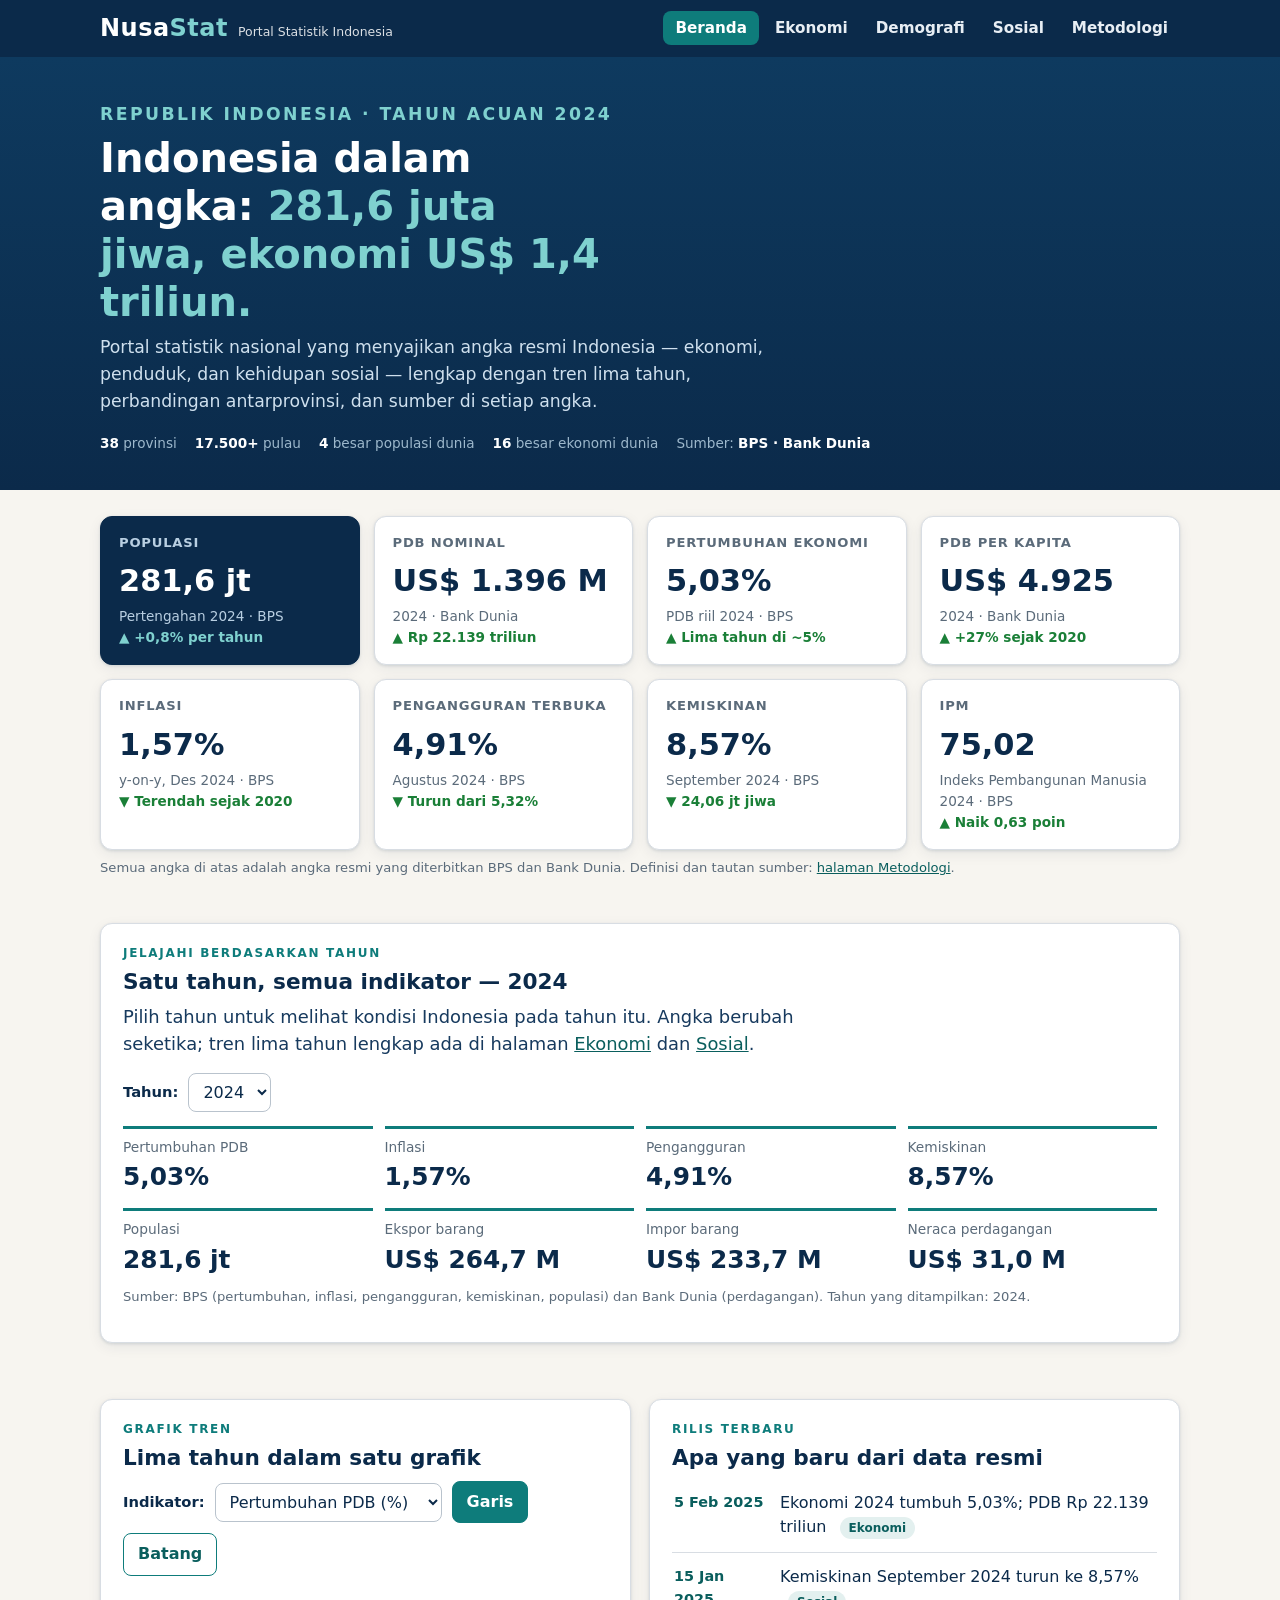
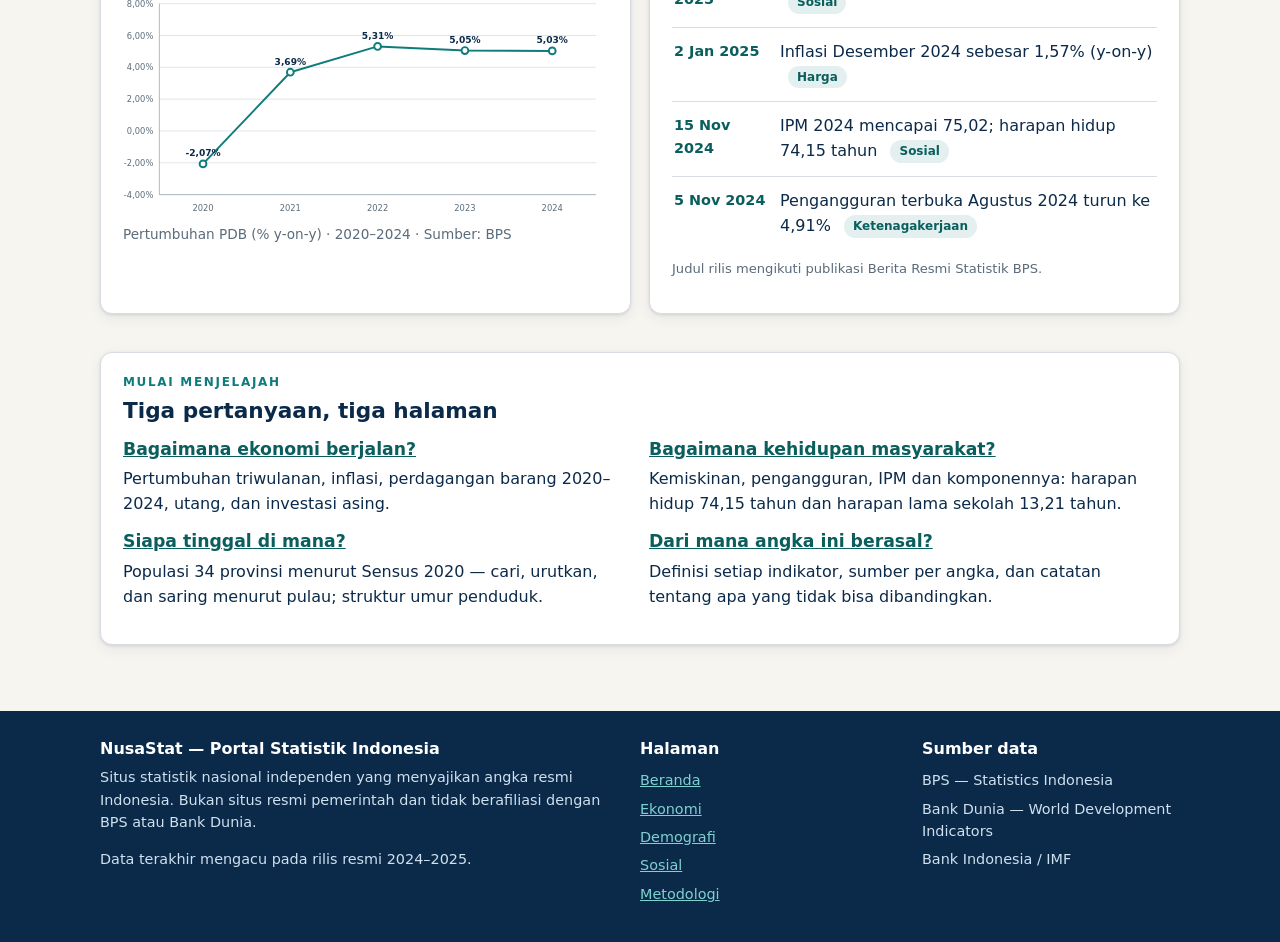
<file: app/index.html>
<!DOCTYPE html>
<html lang="id">
<head>
<meta charset="utf-8">
<meta name="viewport" content="width=device-width, initial-scale=1">
<title>NusaStat — Statistik Indonesia 2024 | Beranda</title>
<meta name="description" content="NusaStat: angka-angka resmi Indonesia — populasi, PDB, inflasi, pengangguran, kemiskinan, perdagangan, dan 34 provinsi. Sumber: BPS dan Bank Dunia.">
<link rel="icon" href="favicon.svg" type="image/svg+xml">
<link rel="stylesheet" href="style.css">
</head>
<body>
<a class="skip" href="#main">Lewati ke konten utama</a>
<header class="topbar">
  <div class="wrap">
    <a class="brand" href="index.html"><b>Nusa<span>Stat</span></b><small>Portal Statistik Indonesia</small></a>
    <button id="nav-toggle" aria-expanded="false" aria-controls="site-nav" aria-label="Buka menu">☰ Menu</button>
    <nav id="site-nav" aria-label="Navigasi utama">
      <ul>
        <li><a href="index.html" aria-current="page">Beranda</a></li>
        <li><a href="ekonomi.html">Ekonomi</a></li>
        <li><a href="demografi.html">Demografi</a></li>
        <li><a href="sosial.html">Sosial</a></li>
        <li><a href="metodologi.html">Metodologi</a></li>
      </ul>
    </nav>
  </div>
</header>

<section class="hero">
  <div class="wrap">
    <p class="eyebrow" style="color:#7fd1cf">Republik Indonesia · Tahun acuan 2024</p>
    <h1>Indonesia dalam angka: <em>281,6 juta jiwa, ekonomi US$ 1,4 triliun.</em></h1>
    <p>Portal statistik nasional yang menyajikan angka resmi Indonesia — ekonomi, penduduk, dan kehidupan sosial — lengkap dengan tren lima tahun, perbandingan antarprovinsi, dan sumber di setiap angka.</p>
    <div class="meta">
      <span><b>38</b> provinsi</span>
      <span><b>17.500+</b> pulau</span>
      <span><b>4</b> besar populasi dunia</span>
      <span><b>16</b> besar ekonomi dunia</span>
      <span>Sumber: <b>BPS · Bank Dunia</b></span>
    </div>
  </div>
</section>

<main id="main" class="wrap">
  <div class="kpis" role="list" aria-label="Indikator kunci 2024">
    <div class="kpi accent" role="listitem"><div class="k-label">Populasi</div><div class="k-value">281,6 jt</div><div class="k-note">Pertengahan 2024 · BPS</div><div class="k-delta">▲ +0,8% per tahun</div></div>
    <div class="kpi" role="listitem"><div class="k-label">PDB nominal</div><div class="k-value">US$ 1.396 M</div><div class="k-note">2024 · Bank Dunia</div><div class="k-delta">▲ Rp 22.139 triliun</div></div>
    <div class="kpi" role="listitem"><div class="k-label">Pertumbuhan ekonomi</div><div class="k-value">5,03%</div><div class="k-note">PDB riil 2024 · BPS</div><div class="k-delta">▲ Lima tahun di ~5%</div></div>
    <div class="kpi" role="listitem"><div class="k-label">PDB per kapita</div><div class="k-value">US$ 4.925</div><div class="k-note">2024 · Bank Dunia</div><div class="k-delta">▲ +27% sejak 2020</div></div>
    <div class="kpi" role="listitem"><div class="k-label">Inflasi</div><div class="k-value">1,57%</div><div class="k-note">y-on-y, Des 2024 · BPS</div><div class="k-delta">▼ Terendah sejak 2020</div></div>
    <div class="kpi" role="listitem"><div class="k-label">Pengangguran terbuka</div><div class="k-value">4,91%</div><div class="k-note">Agustus 2024 · BPS</div><div class="k-delta">▼ Turun dari 5,32%</div></div>
    <div class="kpi" role="listitem"><div class="k-label">Kemiskinan</div><div class="k-value">8,57%</div><div class="k-note">September 2024 · BPS</div><div class="k-delta">▼ 24,06 jt jiwa</div></div>
    <div class="kpi" role="listitem"><div class="k-label">IPM</div><div class="k-value">75,02</div><div class="k-note">Indeks Pembangunan Manusia 2024 · BPS</div><div class="k-delta">▲ Naik 0,63 poin</div></div>
  </div>
  <p class="source">Semua angka di atas adalah angka resmi yang diterbitkan BPS dan Bank Dunia. Definisi dan tautan sumber: <a href="metodologi.html">halaman Metodologi</a>.</p>

  <section class="block" aria-labelledby="jelajah">
    <div class="card">
      <p class="eyebrow">Jelajahi berdasarkan tahun</p>
      <h2 id="jelajah">Satu tahun, semua indikator — <span class="year-label">2024</span></h2>
      <p class="lede">Pilih tahun untuk melihat kondisi Indonesia pada tahun itu. Angka berubah seketika; tren lima tahun lengkap ada di halaman <a href="ekonomi.html">Ekonomi</a> dan <a href="sosial.html">Sosial</a>.</p>
      <div class="controls">
        <label for="year-select">Tahun:</label>
        <select id="year-select" aria-label="Pilih tahun"></select>
      </div>
      <div class="explorer">
        <div class="cell"><div class="l">Pertumbuhan PDB</div><div class="v" id="yr-gdp">—</div></div>
        <div class="cell"><div class="l">Inflasi</div><div class="v" id="yr-inflation">—</div></div>
        <div class="cell"><div class="l">Pengangguran</div><div class="v" id="yr-unemp">—</div></div>
        <div class="cell"><div class="l">Kemiskinan</div><div class="v" id="yr-poverty">—</div></div>
        <div class="cell"><div class="l">Populasi</div><div class="v" id="yr-pop">—</div></div>
        <div class="cell"><div class="l">Ekspor barang</div><div class="v" id="yr-exports">—</div></div>
        <div class="cell"><div class="l">Impor barang</div><div class="v" id="yr-imports">—</div></div>
        <div class="cell"><div class="l">Neraca perdagangan</div><div class="v" id="yr-balance">—</div></div>
      </div>
      <p class="source">Sumber: BPS (pertumbuhan, inflasi, pengangguran, kemiskinan, populasi) dan Bank Dunia (perdagangan). Tahun yang ditampilkan: <span class="year-label">2024</span>.</p>
    </div>
  </section>

  <section class="block" aria-labelledby="tren">
    <div class="grid2">
      <div class="card" data-trend-host="home-trend">
        <p class="eyebrow">Grafik tren</p>
        <h2 id="tren">Lima tahun dalam satu grafik</h2>
        <div class="controls">
          <label for="metric-home">Indikator:</label>
          <select id="metric-home" data-metric-for="home-trend">
            <option value="gdpGrowth" selected>Pertumbuhan PDB (%)</option>
            <option value="inflation">Inflasi (%)</option>
            <option value="unemployment">Pengangguran (%)</option>
            <option value="poverty">Kemiskinan (%)</option>
            <option value="population">Populasi (juta jiwa)</option>
            <option value="exports">Ekspor barang (US$ M)</option>
          </select>
          <button class="btn active" data-kind-for="home-trend" data-kind="line">Garis</button>
          <button class="btn" data-kind-for="home-trend" data-kind="bar">Batang</button>
        </div>
        <div class="chart-box" id="home-trend"></div>
        <p class="caption" id="home-trend-cap"></p>
      </div>
      <div class="card">
        <p class="eyebrow">Rilis terbaru</p>
        <h2>Apa yang baru dari data resmi</h2>
        <ul class="release-list">
          <li><span class="d">5 Feb 2025</span><span>Ekonomi 2024 tumbuh 5,03%; PDB Rp 22.139 triliun <span class="tag">Ekonomi</span></span></li>
          <li><span class="d">15 Jan 2025</span><span>Kemiskinan September 2024 turun ke 8,57% <span class="tag">Sosial</span></span></li>
          <li><span class="d">2 Jan 2025</span><span>Inflasi Desember 2024 sebesar 1,57% (y-on-y) <span class="tag">Harga</span></span></li>
          <li><span class="d">15 Nov 2024</span><span>IPM 2024 mencapai 75,02; harapan hidup 74,15 tahun <span class="tag">Sosial</span></span></li>
          <li><span class="d">5 Nov 2024</span><span>Pengangguran terbuka Agustus 2024 turun ke 4,91% <span class="tag">Ketenagakerjaan</span></span></li>
        </ul>
        <p class="source">Judul rilis mengikuti publikasi Berita Resmi Statistik BPS.</p>
      </div>
    </div>
  </section>

  <section class="block" aria-labelledby="jelajah2">
    <div class="card">
      <p class="eyebrow">Mulai menjelajah</p>
      <h2 id="jelajah2">Tiga pertanyaan, tiga halaman</h2>
      <div class="grid2">
        <div>
          <h3><a href="ekonomi.html">Bagaimana ekonomi berjalan?</a></h3>
          <p>Pertumbuhan triwulanan, inflasi, perdagangan barang 2020–2024, utang, dan investasi asing.</p>
          <h3><a href="demografi.html">Siapa tinggal di mana?</a></h3>
          <p>Populasi 34 provinsi menurut Sensus 2020 — cari, urutkan, dan saring menurut pulau; struktur umur penduduk.</p>
        </div>
        <div>
          <h3><a href="sosial.html">Bagaimana kehidupan masyarakat?</a></h3>
          <p>Kemiskinan, pengangguran, IPM dan komponennya: harapan hidup 74,15 tahun dan harapan lama sekolah 13,21 tahun.</p>
          <h3><a href="metodologi.html">Dari mana angka ini berasal?</a></h3>
          <p>Definisi setiap indikator, sumber per angka, dan catatan tentang apa yang tidak bisa dibandingkan.</p>
        </div>
      </div>
    </div>
  </section>
</main>

<footer class="site">
  <div class="wrap cols">
    <div>
      <h3>NusaStat — Portal Statistik Indonesia</h3>
      <p>Situs statistik nasional independen yang menyajikan angka resmi Indonesia. Bukan situs resmi pemerintah dan tidak berafiliasi dengan BPS atau Bank Dunia.</p>
      <p>Data terakhir mengacu pada rilis resmi 2024–2025.</p>
    </div>
    <div>
      <h3>Halaman</h3>
      <ul>
        <li><a href="index.html">Beranda</a></li>
        <li><a href="ekonomi.html">Ekonomi</a></li>
        <li><a href="demografi.html">Demografi</a></li>
        <li><a href="sosial.html">Sosial</a></li>
        <li><a href="metodologi.html">Metodologi</a></li>
      </ul>
    </div>
    <div>
      <h3>Sumber data</h3>
      <ul>
        <li>BPS — Statistics Indonesia</li>
        <li>Bank Dunia — World Development Indicators</li>
        <li>Bank Indonesia / IMF</li>
      </ul>
    </div>
  </div>
</footer>
<script type="module" src="main.js"></script>
</body>
</html>
</file>
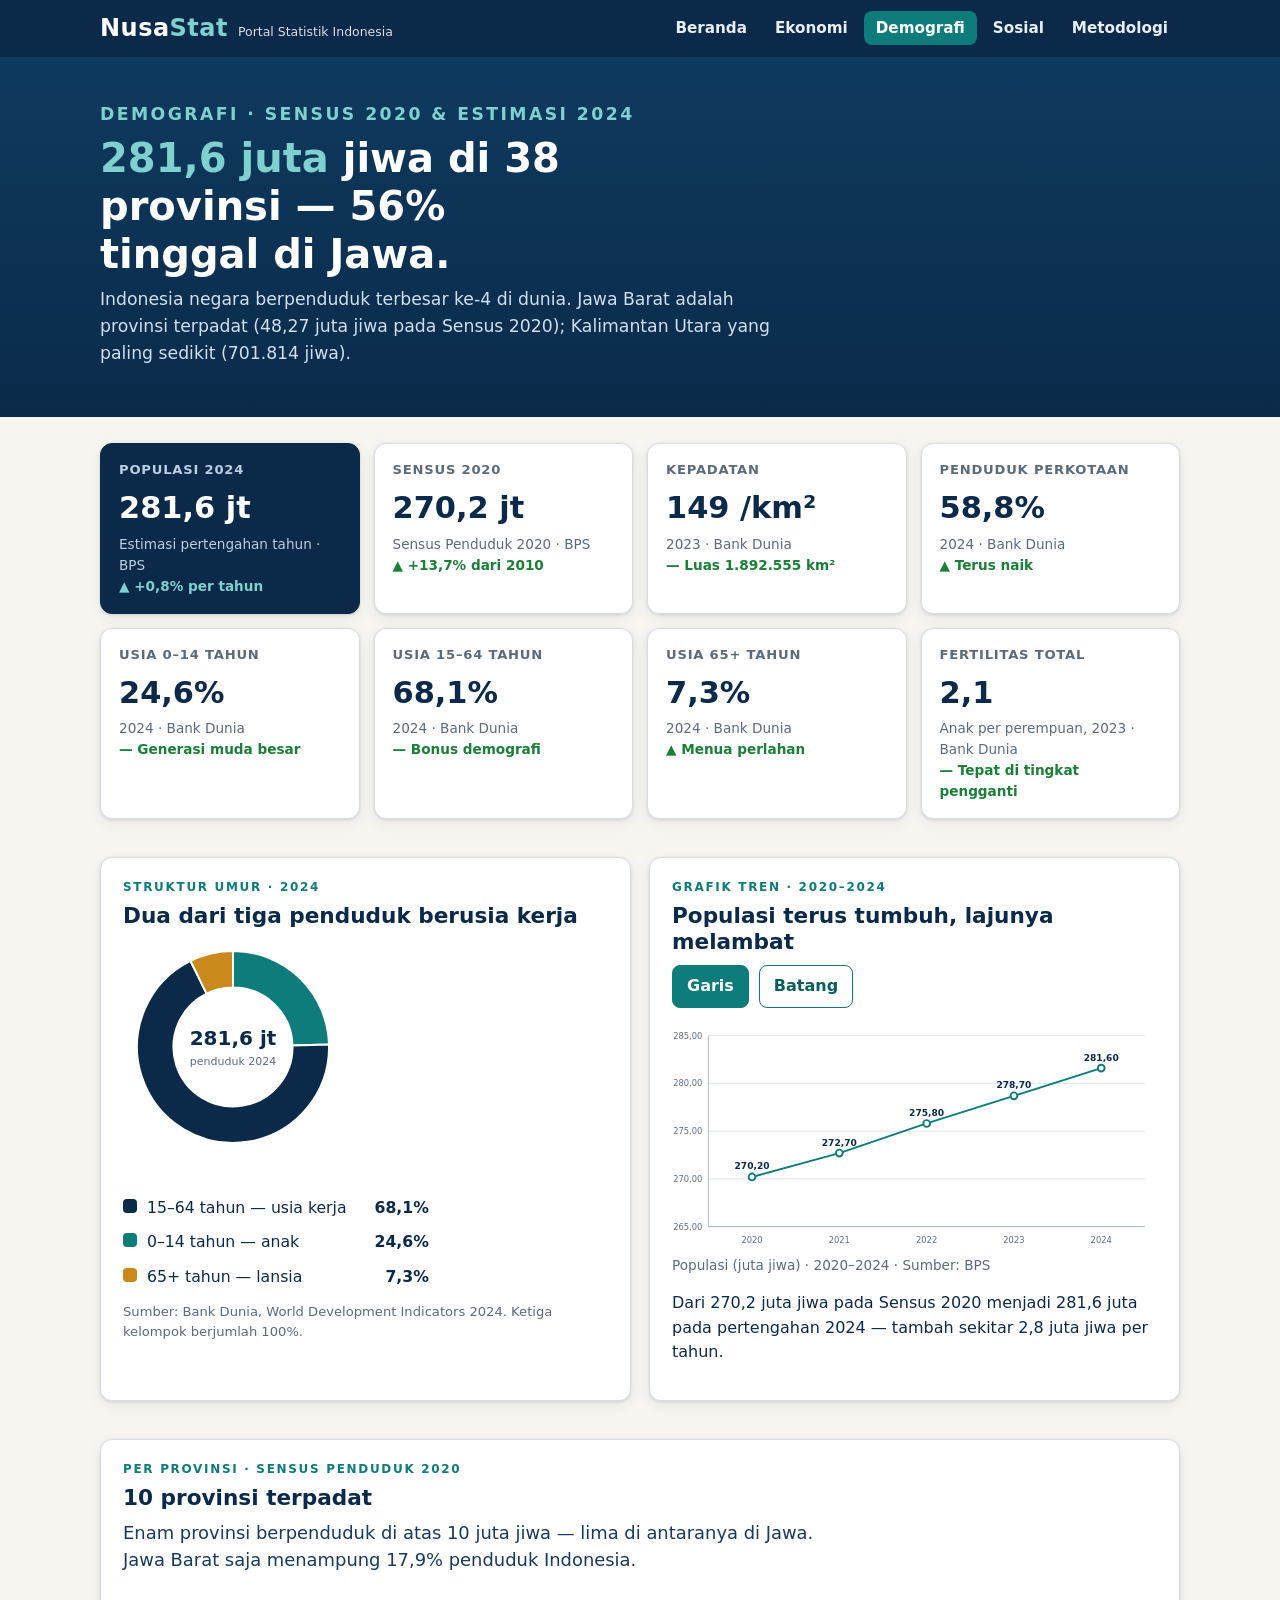
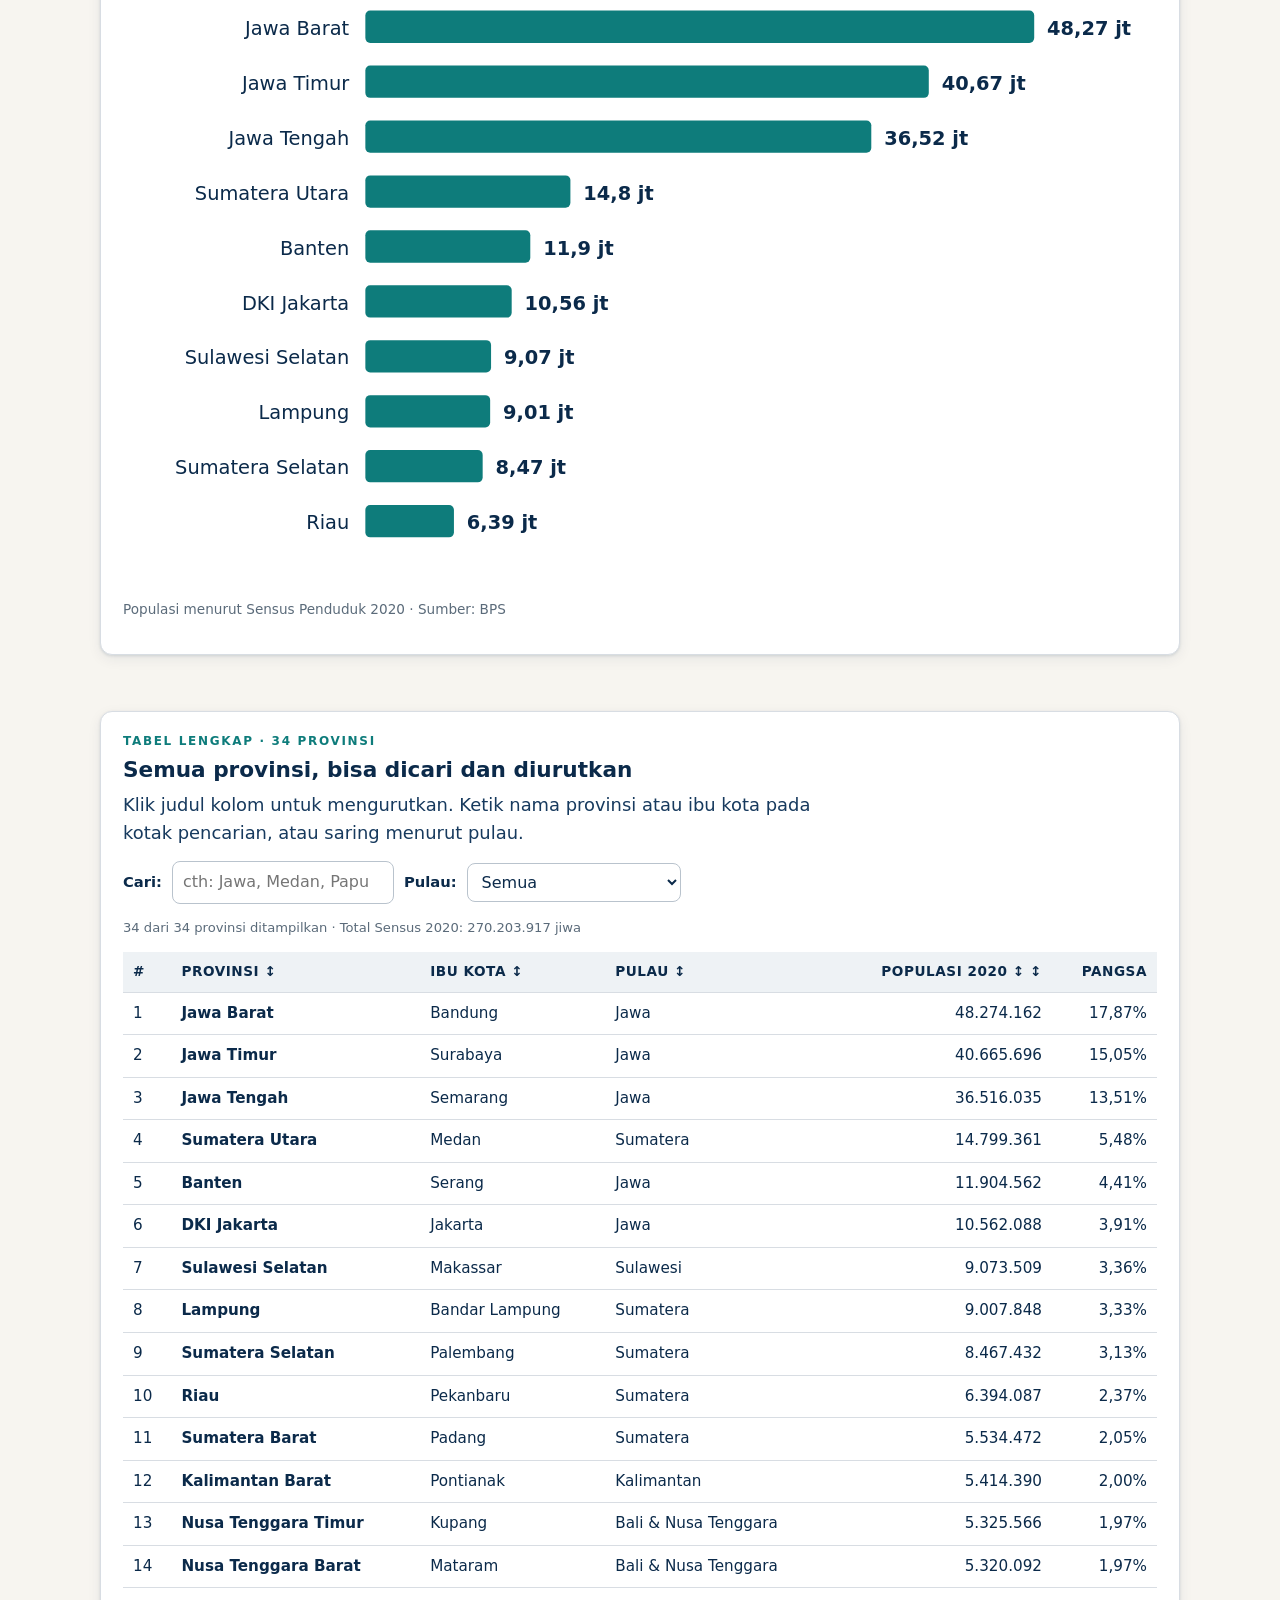
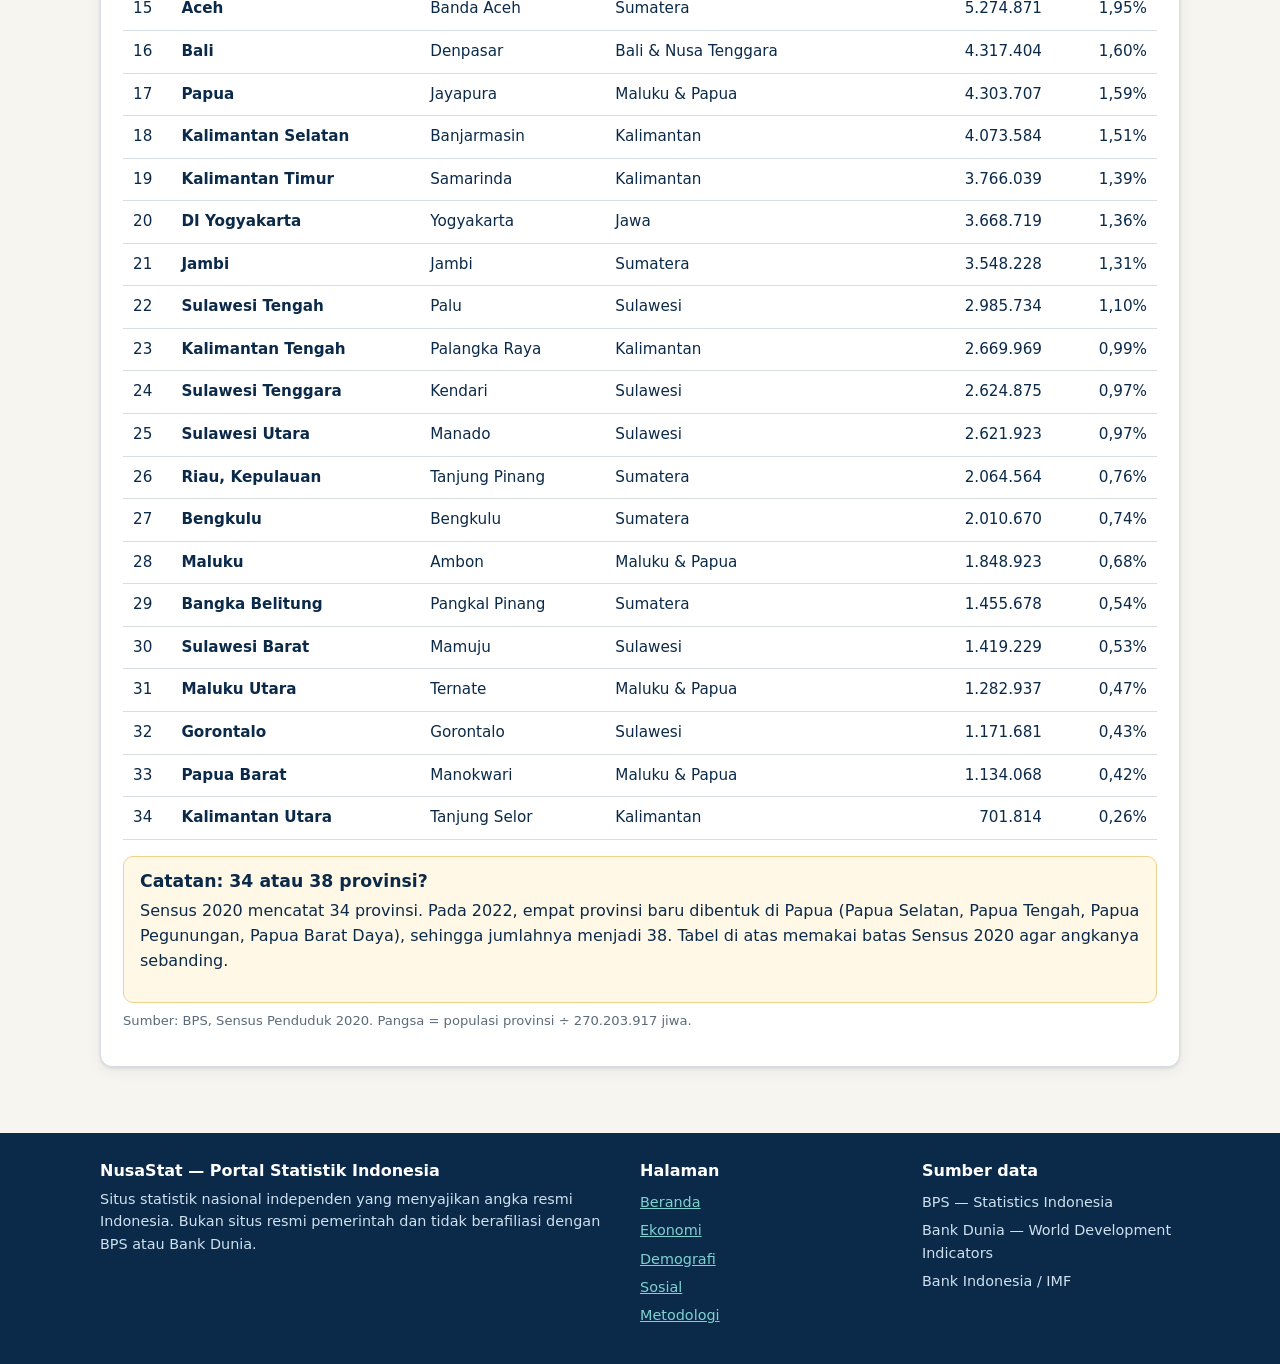
<file: app/demografi.html>
<!DOCTYPE html>
<html lang="id">
<head>
<meta charset="utf-8">
<meta name="viewport" content="width=device-width, initial-scale=1">
<title>Demografi — NusaStat · Statistik Indonesia 2024</title>
<meta name="description" content="Demografi Indonesia: 281,6 juta jiwa (2024), 34 provinsi menurut Sensus Penduduk 2020 — Jawa Barat 48,27 juta jiwa terbesar. Tabel bisa dicari, diurutkan, dan disaring per pulau.">
<link rel="icon" href="favicon.svg" type="image/svg+xml">
<link rel="stylesheet" href="style.css">
</head>
<body>
<a class="skip" href="#main">Lewati ke konten utama</a>
<header class="topbar">
  <div class="wrap">
    <a class="brand" href="index.html"><b>Nusa<span>Stat</span></b><small>Portal Statistik Indonesia</small></a>
    <button id="nav-toggle" aria-expanded="false" aria-controls="site-nav" aria-label="Buka menu">☰ Menu</button>
    <nav id="site-nav" aria-label="Navigasi utama">
      <ul>
        <li><a href="index.html">Beranda</a></li>
        <li><a href="ekonomi.html">Ekonomi</a></li>
        <li><a href="demografi.html" aria-current="page">Demografi</a></li>
        <li><a href="sosial.html">Sosial</a></li>
        <li><a href="metodologi.html">Metodologi</a></li>
      </ul>
    </nav>
  </div>
</header>

<section class="hero">
  <div class="wrap">
    <p class="eyebrow" style="color:#7fd1cf">Demografi · Sensus 2020 &amp; estimasi 2024</p>
    <h1><em>281,6 juta</em> jiwa di 38 provinsi — 56% tinggal di Jawa.</h1>
    <p>Indonesia negara berpenduduk terbesar ke-4 di dunia. Jawa Barat adalah provinsi terpadat (48,27 juta jiwa pada Sensus 2020); Kalimantan Utara yang paling sedikit (701.814 jiwa).</p>
  </div>
</section>

<main id="main" class="wrap">
  <div class="kpis" role="list" aria-label="Indikator demografi">
    <div class="kpi accent" role="listitem"><div class="k-label">Populasi 2024</div><div class="k-value">281,6 jt</div><div class="k-note">Estimasi pertengahan tahun · BPS</div><div class="k-delta">▲ +0,8% per tahun</div></div>
    <div class="kpi" role="listitem"><div class="k-label">Sensus 2020</div><div class="k-value">270,2 jt</div><div class="k-note">Sensus Penduduk 2020 · BPS</div><div class="k-delta">▲ +13,7% dari 2010</div></div>
    <div class="kpi" role="listitem"><div class="k-label">Kepadatan</div><div class="k-value">149 /km²</div><div class="k-note">2023 · Bank Dunia</div><div class="k-delta">— Luas 1.892.555 km²</div></div>
    <div class="kpi" role="listitem"><div class="k-label">Penduduk perkotaan</div><div class="k-value">58,8%</div><div class="k-note">2024 · Bank Dunia</div><div class="k-delta">▲ Terus naik</div></div>
    <div class="kpi" role="listitem"><div class="k-label">Usia 0–14 tahun</div><div class="k-value">24,6%</div><div class="k-note">2024 · Bank Dunia</div><div class="k-delta">— Generasi muda besar</div></div>
    <div class="kpi" role="listitem"><div class="k-label">Usia 15–64 tahun</div><div class="k-value">68,1%</div><div class="k-note">2024 · Bank Dunia</div><div class="k-delta">— Bonus demografi</div></div>
    <div class="kpi" role="listitem"><div class="k-label">Usia 65+ tahun</div><div class="k-value">7,3%</div><div class="k-note">2024 · Bank Dunia</div><div class="k-delta">▲ Menua perlahan</div></div>
    <div class="kpi" role="listitem"><div class="k-label">Fertilitas total</div><div class="k-value">2,1</div><div class="k-note">Anak per perempuan, 2023 · Bank Dunia</div><div class="k-delta">— Tepat di tingkat pengganti</div></div>
  </div>

  <section class="block" aria-labelledby="umur">
    <div class="grid2">
      <div class="card">
        <p class="eyebrow">Struktur umur · 2024</p>
        <h2 id="umur">Dua dari tiga penduduk berusia kerja</h2>
        <div class="donut-row">
          <div id="age-donut"></div>
          <ul class="legend">
            <li><span class="sw" style="background:#0b2a4a"></span>15–64 tahun — usia kerja <b>68,1%</b></li>
            <li><span class="sw" style="background:#0e7c7b"></span>0–14 tahun — anak <b>24,6%</b></li>
            <li><span class="sw" style="background:#c98a1b"></span>65+ tahun — lansia <b>7,3%</b></li>
          </ul>
        </div>
        <p class="source">Sumber: Bank Dunia, World Development Indicators 2024. Ketiga kelompok berjumlah 100%.</p>
      </div>
      <div class="card" data-trend-host="demo-trend" data-metric="population">
        <p class="eyebrow">Grafik tren · 2020–2024</p>
        <h2>Populasi terus tumbuh, lajunya melambat</h2>
        <div class="controls">
          <button class="btn active" data-kind-for="demo-trend" data-kind="line">Garis</button>
          <button class="btn" data-kind-for="demo-trend" data-kind="bar">Batang</button>
        </div>
        <div class="chart-box" id="demo-trend"></div>
        <p class="caption" id="demo-trend-cap"></p>
        <p>Dari 270,2 juta jiwa pada Sensus 2020 menjadi 281,6 juta pada pertengahan 2024 — tambah sekitar 2,8 juta jiwa per tahun.</p>
      </div>
    </div>
  </section>

  <section class="block" aria-labelledby="provinsi">
    <div class="card">
      <p class="eyebrow">Per provinsi · Sensus Penduduk 2020</p>
      <h2 id="provinsi">10 provinsi terpadat</h2>
      <p class="lede">Enam provinsi berpenduduk di atas 10 juta jiwa — lima di antaranya di Jawa. Jawa Barat saja menampung 17,9% penduduk Indonesia.</p>
      <div class="chart-box" id="prov-top10"></div>
      <p class="caption">Populasi menurut Sensus Penduduk 2020 · Sumber: BPS</p>
    </div>
  </section>

  <section class="block" aria-labelledby="tabel-prov">
    <div class="card">
      <p class="eyebrow">Tabel lengkap · 34 provinsi</p>
      <h2 id="tabel-prov">Semua provinsi, bisa dicari dan diurutkan</h2>
      <p class="lede">Klik judul kolom untuk mengurutkan. Ketik nama provinsi atau ibu kota pada kotak pencarian, atau saring menurut pulau.</p>
      <div class="controls">
        <label for="prov-search">Cari:</label>
        <input type="search" id="prov-search" placeholder="cth: Jawa, Medan, Papua…" aria-label="Cari provinsi atau ibu kota">
        <label for="prov-island">Pulau:</label>
        <select id="prov-island">
          <option>Semua</option>
          <option>Jawa</option>
          <option>Sumatera</option>
          <option>Kalimantan</option>
          <option>Sulawesi</option>
          <option>Bali &amp; Nusa Tenggara</option>
          <option>Maluku &amp; Papua</option>
        </select>
      </div>
      <p class="source" id="prov-count"></p>
      <div class="table-wrap">
        <table class="data" aria-label="Populasi provinsi menurut Sensus Penduduk 2020">
          <thead><tr>
            <th>#</th>
            <th data-sort="name">Provinsi ↕</th>
            <th data-sort="capital">Ibu kota ↕</th>
            <th data-sort="island">Pulau ↕</th>
            <th data-sort="pop" class="num sorted">Populasi 2020 ↕</th>
            <th class="num">Pangsa</th>
          </tr></thead>
          <tbody id="prov-body" data-sort="pop" data-dir="desc"></tbody>
        </table>
      </div>
      <div class="note-box" style="margin-top:16px">
        <h3>Catatan: 34 atau 38 provinsi?</h3>
        <p>Sensus 2020 mencatat 34 provinsi. Pada 2022, empat provinsi baru dibentuk di Papua (Papua Selatan, Papua Tengah, Papua Pegunungan, Papua Barat Daya), sehingga jumlahnya menjadi 38. Tabel di atas memakai batas Sensus 2020 agar angkanya sebanding.</p>
      </div>
      <p class="source">Sumber: BPS, Sensus Penduduk 2020. Pangsa = populasi provinsi ÷ 270.203.917 jiwa.</p>
    </div>
  </section>
</main>

<footer class="site">
  <div class="wrap cols">
    <div>
      <h3>NusaStat — Portal Statistik Indonesia</h3>
      <p>Situs statistik nasional independen yang menyajikan angka resmi Indonesia. Bukan situs resmi pemerintah dan tidak berafiliasi dengan BPS atau Bank Dunia.</p>
    </div>
    <div>
      <h3>Halaman</h3>
      <ul>
        <li><a href="index.html">Beranda</a></li>
        <li><a href="ekonomi.html">Ekonomi</a></li>
        <li><a href="demografi.html">Demografi</a></li>
        <li><a href="sosial.html">Sosial</a></li>
        <li><a href="metodologi.html">Metodologi</a></li>
      </ul>
    </div>
    <div>
      <h3>Sumber data</h3>
      <ul>
        <li>BPS — Statistics Indonesia</li>
        <li>Bank Dunia — World Development Indicators</li>
        <li>Bank Indonesia / IMF</li>
      </ul>
    </div>
  </div>
</footer>
<script type="module" src="main.js"></script>
</body>
</html>
</file>
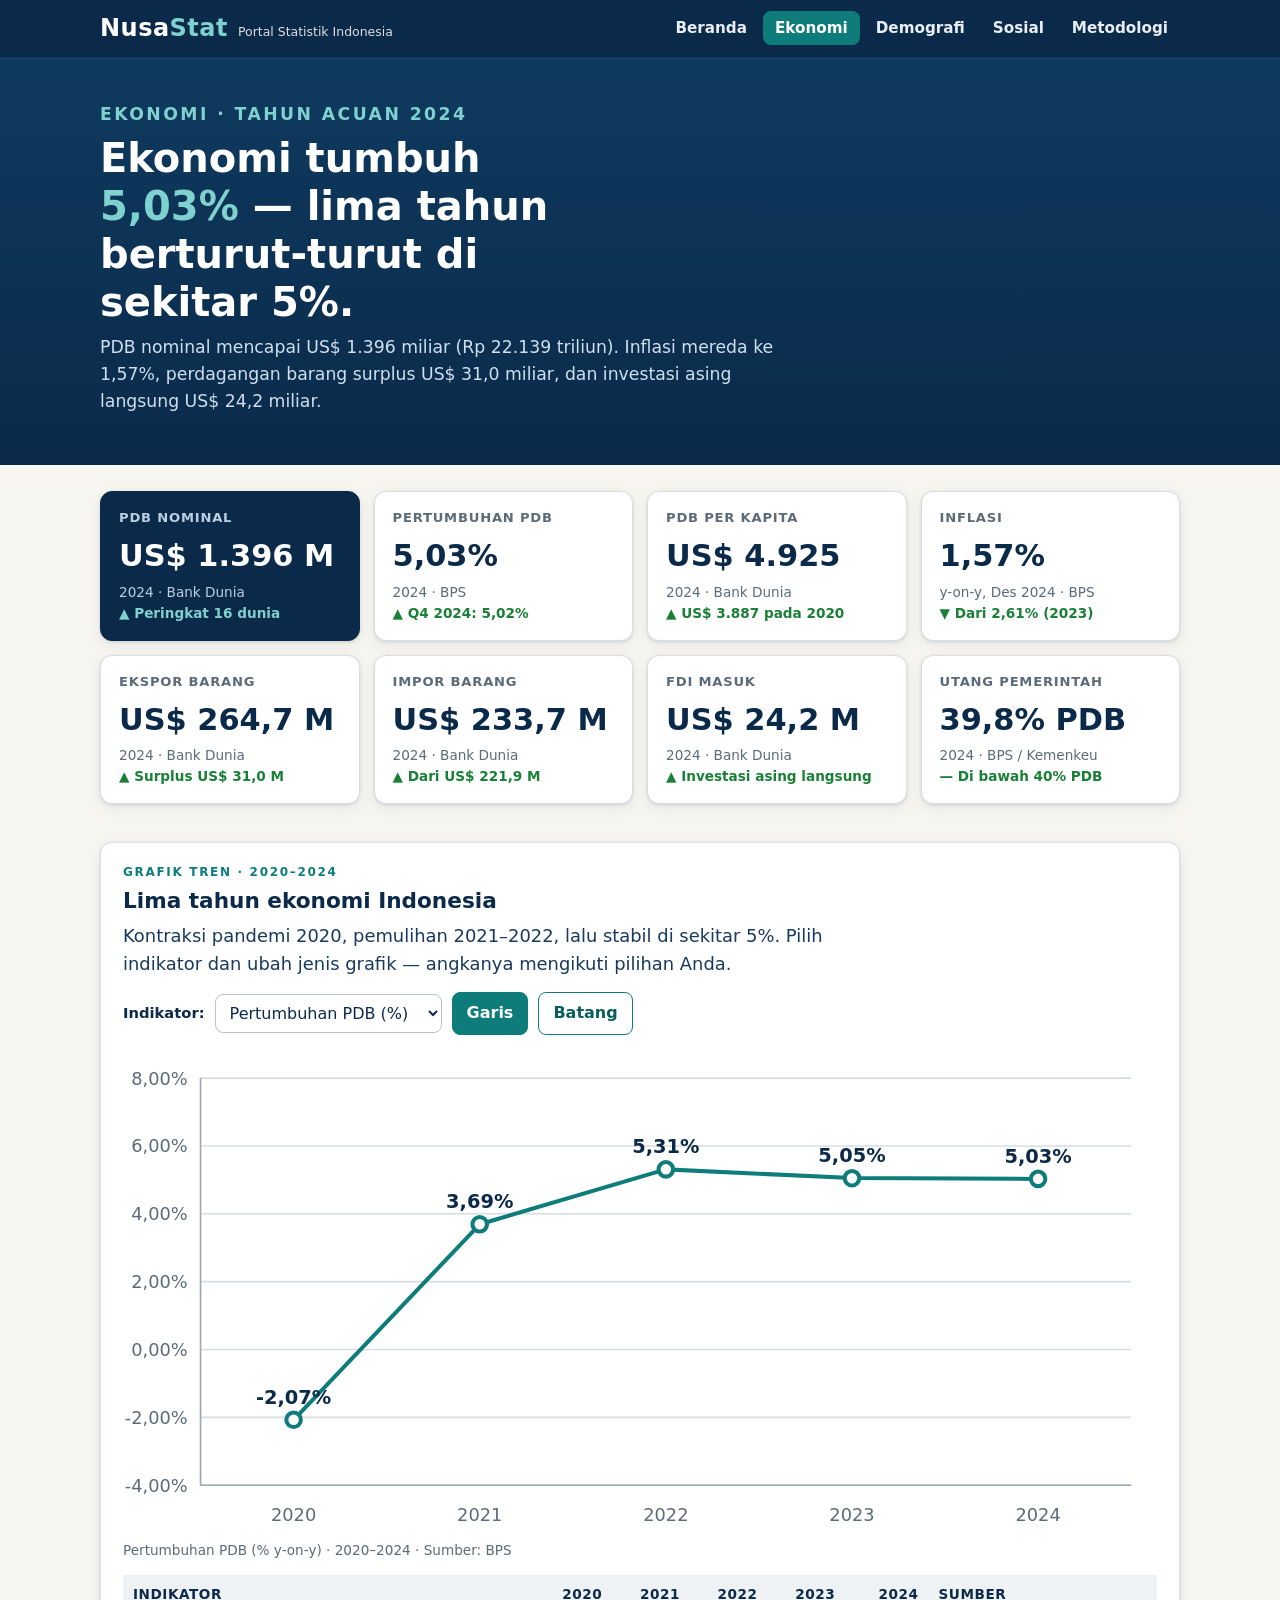
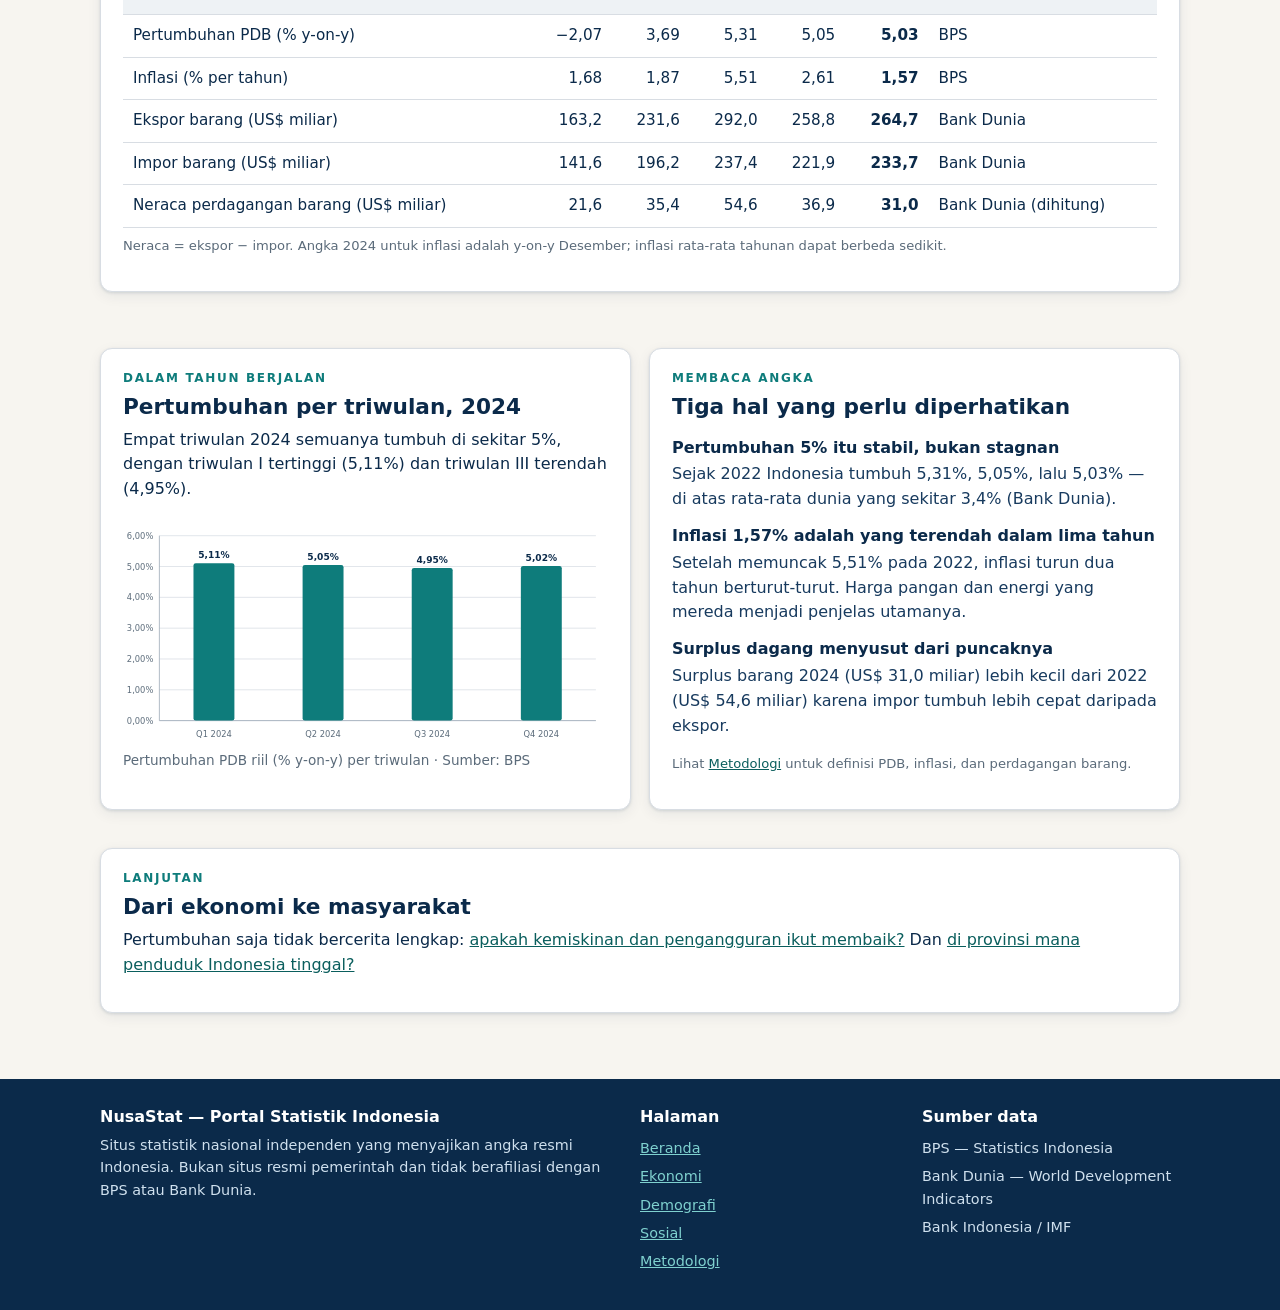
<file: app/ekonomi.html>
<!DOCTYPE html>
<html lang="id">
<head>
<meta charset="utf-8">
<meta name="viewport" content="width=device-width, initial-scale=1">
<title>Ekonomi — NusaStat · Statistik Indonesia 2024</title>
<meta name="description" content="Ekonomi Indonesia 2024: PDB US$ 1.396 miliar, tumbuh 5,03%, inflasi 1,57%, ekspor US$ 264,7 miliar. Tren 2020–2024 dari BPS dan Bank Dunia.">
<link rel="icon" href="favicon.svg" type="image/svg+xml">
<link rel="stylesheet" href="style.css">
</head>
<body>
<a class="skip" href="#main">Lewati ke konten utama</a>
<header class="topbar">
  <div class="wrap">
    <a class="brand" href="index.html"><b>Nusa<span>Stat</span></b><small>Portal Statistik Indonesia</small></a>
    <button id="nav-toggle" aria-expanded="false" aria-controls="site-nav" aria-label="Buka menu">☰ Menu</button>
    <nav id="site-nav" aria-label="Navigasi utama">
      <ul>
        <li><a href="index.html">Beranda</a></li>
        <li><a href="ekonomi.html" aria-current="page">Ekonomi</a></li>
        <li><a href="demografi.html">Demografi</a></li>
        <li><a href="sosial.html">Sosial</a></li>
        <li><a href="metodologi.html">Metodologi</a></li>
      </ul>
    </nav>
  </div>
</header>

<section class="hero">
  <div class="wrap">
    <p class="eyebrow" style="color:#7fd1cf">Ekonomi · Tahun acuan 2024</p>
    <h1>Ekonomi tumbuh <em>5,03%</em> — lima tahun berturut-turut di sekitar 5%.</h1>
    <p>PDB nominal mencapai US$ 1.396 miliar (Rp 22.139 triliun). Inflasi mereda ke 1,57%, perdagangan barang surplus US$ 31,0 miliar, dan investasi asing langsung US$ 24,2 miliar.</p>
  </div>
</section>

<main id="main" class="wrap">
  <div class="kpis" role="list" aria-label="Indikator ekonomi 2024">
    <div class="kpi accent" role="listitem"><div class="k-label">PDB nominal</div><div class="k-value">US$ 1.396 M</div><div class="k-note">2024 · Bank Dunia</div><div class="k-delta">▲ Peringkat 16 dunia</div></div>
    <div class="kpi" role="listitem"><div class="k-label">Pertumbuhan PDB</div><div class="k-value">5,03%</div><div class="k-note">2024 · BPS</div><div class="k-delta">▲ Q4 2024: 5,02%</div></div>
    <div class="kpi" role="listitem"><div class="k-label">PDB per kapita</div><div class="k-value">US$ 4.925</div><div class="k-note">2024 · Bank Dunia</div><div class="k-delta">▲ US$ 3.887 pada 2020</div></div>
    <div class="kpi" role="listitem"><div class="k-label">Inflasi</div><div class="k-value">1,57%</div><div class="k-note">y-on-y, Des 2024 · BPS</div><div class="k-delta">▼ Dari 2,61% (2023)</div></div>
    <div class="kpi" role="listitem"><div class="k-label">Ekspor barang</div><div class="k-value">US$ 264,7 M</div><div class="k-note">2024 · Bank Dunia</div><div class="k-delta">▲ Surplus US$ 31,0 M</div></div>
    <div class="kpi" role="listitem"><div class="k-label">Impor barang</div><div class="k-value">US$ 233,7 M</div><div class="k-note">2024 · Bank Dunia</div><div class="k-delta">▲ Dari US$ 221,9 M</div></div>
    <div class="kpi" role="listitem"><div class="k-label">FDI masuk</div><div class="k-value">US$ 24,2 M</div><div class="k-note">2024 · Bank Dunia</div><div class="k-delta">▲ Investasi asing langsung</div></div>
    <div class="kpi" role="listitem"><div class="k-label">Utang pemerintah</div><div class="k-value">39,8% PDB</div><div class="k-note">2024 · BPS / Kemenkeu</div><div class="k-delta">— Di bawah 40% PDB</div></div>
  </div>

  <section class="block" aria-labelledby="tren-eko">
    <div class="card" data-trend-host="eko-trend">
      <p class="eyebrow">Grafik tren · 2020–2024</p>
      <h2 id="tren-eko">Lima tahun ekonomi Indonesia</h2>
      <p class="lede">Kontraksi pandemi 2020, pemulihan 2021–2022, lalu stabil di sekitar 5%. Pilih indikator dan ubah jenis grafik — angkanya mengikuti pilihan Anda.</p>
      <div class="controls">
        <label for="metric-eko">Indikator:</label>
        <select id="metric-eko" data-metric-for="eko-trend">
          <option value="gdpGrowth" selected>Pertumbuhan PDB (%)</option>
          <option value="inflation">Inflasi (%)</option>
          <option value="exports">Ekspor barang (US$ M)</option>
          <option value="imports">Impor barang (US$ M)</option>
        </select>
        <button class="btn active" data-kind-for="eko-trend" data-kind="line">Garis</button>
        <button class="btn" data-kind-for="eko-trend" data-kind="bar">Batang</button>
      </div>
      <div class="chart-box" id="eko-trend"></div>
      <p class="caption" id="eko-trend-cap"></p>
      <div class="table-wrap">
        <table class="data" aria-label="Tabel indikator ekonomi 2020-2024">
          <thead><tr><th>Indikator</th><th class="num">2020</th><th class="num">2021</th><th class="num">2022</th><th class="num">2023</th><th class="num">2024</th><th>Sumber</th></tr></thead>
          <tbody>
            <tr><td>Pertumbuhan PDB (% y-on-y)</td><td class="num">−2,07</td><td class="num">3,69</td><td class="num">5,31</td><td class="num">5,05</td><td class="num"><strong>5,03</strong></td><td>BPS</td></tr>
            <tr><td>Inflasi (% per tahun)</td><td class="num">1,68</td><td class="num">1,87</td><td class="num">5,51</td><td class="num">2,61</td><td class="num"><strong>1,57</strong></td><td>BPS</td></tr>
            <tr><td>Ekspor barang (US$ miliar)</td><td class="num">163,2</td><td class="num">231,6</td><td class="num">292,0</td><td class="num">258,8</td><td class="num"><strong>264,7</strong></td><td>Bank Dunia</td></tr>
            <tr><td>Impor barang (US$ miliar)</td><td class="num">141,6</td><td class="num">196,2</td><td class="num">237,4</td><td class="num">221,9</td><td class="num"><strong>233,7</strong></td><td>Bank Dunia</td></tr>
            <tr><td>Neraca perdagangan barang (US$ miliar)</td><td class="num">21,6</td><td class="num">35,4</td><td class="num">54,6</td><td class="num">36,9</td><td class="num"><strong>31,0</strong></td><td>Bank Dunia (dihitung)</td></tr>
          </tbody>
        </table>
      </div>
      <p class="source">Neraca = ekspor − impor. Angka 2024 untuk inflasi adalah y-on-y Desember; inflasi rata-rata tahunan dapat berbeda sedikit.</p>
    </div>
  </section>

  <section class="block">
    <div class="grid2">
      <div class="card">
        <p class="eyebrow">Dalam tahun berjalan</p>
        <h2>Pertumbuhan per triwulan, 2024</h2>
        <p>Empat triwulan 2024 semuanya tumbuh di sekitar 5%, dengan triwulan I tertinggi (5,11%) dan triwulan III terendah (4,95%).</p>
        <div class="chart-box" id="quarterly-chart"></div>
        <p class="caption">Pertumbuhan PDB riil (% y-on-y) per triwulan · Sumber: BPS</p>
      </div>
      <div class="card">
        <p class="eyebrow">Membaca angka</p>
        <h2>Tiga hal yang perlu diperhatikan</h2>
        <dl class="defs">
          <dt>Pertumbuhan 5% itu stabil, bukan stagnan</dt>
          <dd>Sejak 2022 Indonesia tumbuh 5,31%, 5,05%, lalu 5,03% — di atas rata-rata dunia yang sekitar 3,4% (Bank Dunia).</dd>
          <dt>Inflasi 1,57% adalah yang terendah dalam lima tahun</dt>
          <dd>Setelah memuncak 5,51% pada 2022, inflasi turun dua tahun berturut-turut. Harga pangan dan energi yang mereda menjadi penjelas utamanya.</dd>
          <dt>Surplus dagang menyusut dari puncaknya</dt>
          <dd>Surplus barang 2024 (US$ 31,0 miliar) lebih kecil dari 2022 (US$ 54,6 miliar) karena impor tumbuh lebih cepat daripada ekspor.</dd>
        </dl>
        <p class="source">Lihat <a href="metodologi.html">Metodologi</a> untuk definisi PDB, inflasi, dan perdagangan barang.</p>
      </div>
    </div>
  </section>

  <section class="block">
    <div class="card">
      <p class="eyebrow">Lanjutan</p>
      <h2>Dari ekonomi ke masyarakat</h2>
      <p>Pertumbuhan saja tidak bercerita lengkap: <a href="sosial.html">apakah kemiskinan dan pengangguran ikut membaik?</a> Dan <a href="demografi.html">di provinsi mana penduduk Indonesia tinggal?</a></p>
    </div>
  </section>
</main>

<footer class="site">
  <div class="wrap cols">
    <div>
      <h3>NusaStat — Portal Statistik Indonesia</h3>
      <p>Situs statistik nasional independen yang menyajikan angka resmi Indonesia. Bukan situs resmi pemerintah dan tidak berafiliasi dengan BPS atau Bank Dunia.</p>
    </div>
    <div>
      <h3>Halaman</h3>
      <ul>
        <li><a href="index.html">Beranda</a></li>
        <li><a href="ekonomi.html">Ekonomi</a></li>
        <li><a href="demografi.html">Demografi</a></li>
        <li><a href="sosial.html">Sosial</a></li>
        <li><a href="metodologi.html">Metodologi</a></li>
      </ul>
    </div>
    <div>
      <h3>Sumber data</h3>
      <ul>
        <li>BPS — Statistics Indonesia</li>
        <li>Bank Dunia — World Development Indicators</li>
        <li>Bank Indonesia / IMF</li>
      </ul>
    </div>
  </div>
</footer>
<script type="module" src="main.js"></script>
</body>
</html>
</file>
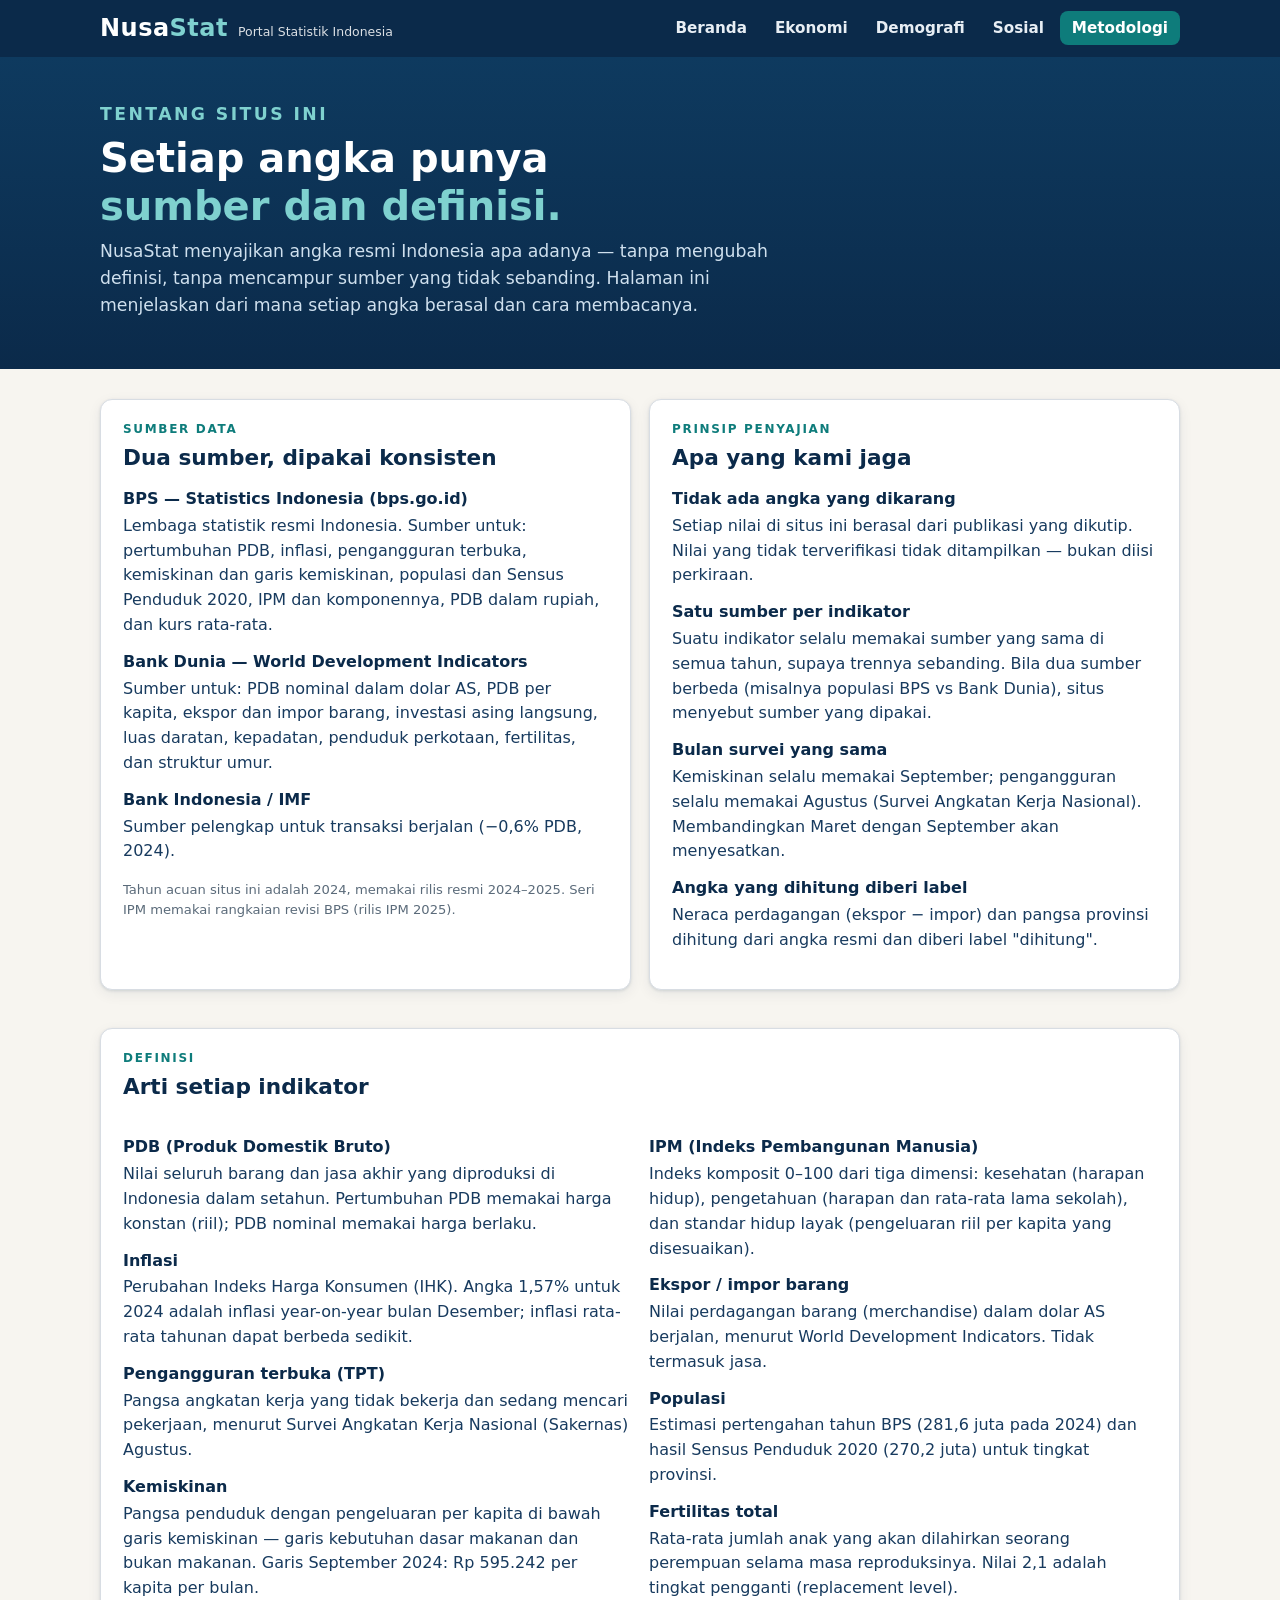
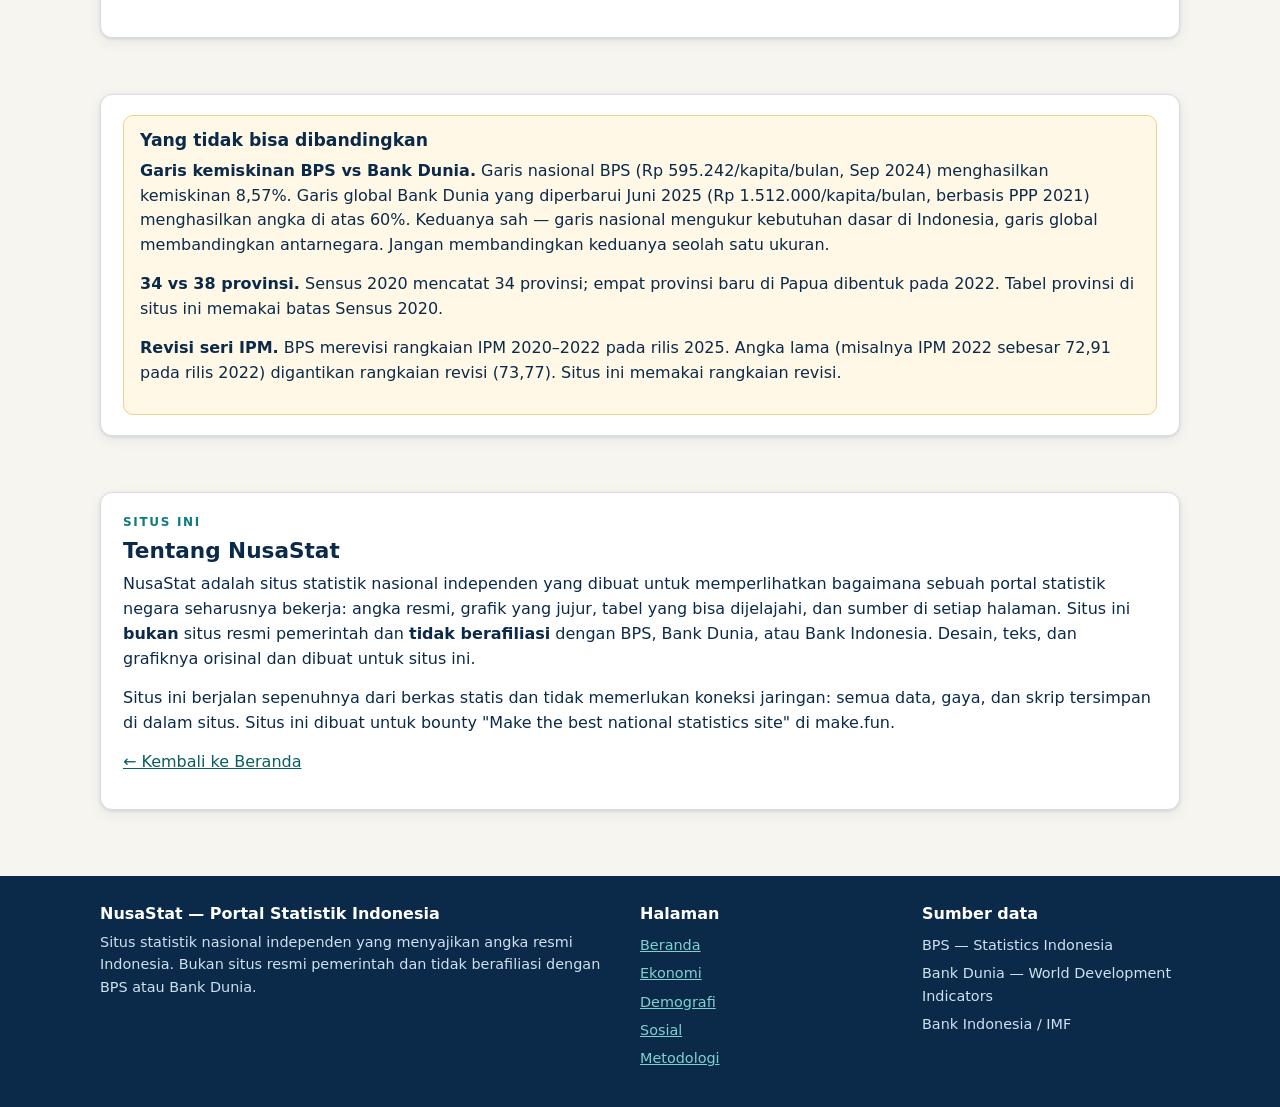
<file: app/metodologi.html>
<!DOCTYPE html>
<html lang="id">
<head>
<meta charset="utf-8">
<meta name="viewport" content="width=device-width, initial-scale=1">
<title>Metodologi &amp; Sumber — NusaStat · Statistik Indonesia 2024</title>
<meta name="description" content="Metodologi NusaStat: definisi PDB, inflasi, kemiskinan, pengangguran, IPM; sumber BPS dan Bank Dunia; dan apa yang tidak bisa dibandingkan.">
<link rel="icon" href="favicon.svg" type="image/svg+xml">
<link rel="stylesheet" href="style.css">
</head>
<body>
<a class="skip" href="#main">Lewati ke konten utama</a>
<header class="topbar">
  <div class="wrap">
    <a class="brand" href="index.html"><b>Nusa<span>Stat</span></b><small>Portal Statistik Indonesia</small></a>
    <button id="nav-toggle" aria-expanded="false" aria-controls="site-nav" aria-label="Buka menu">☰ Menu</button>
    <nav id="site-nav" aria-label="Navigasi utama">
      <ul>
        <li><a href="index.html">Beranda</a></li>
        <li><a href="ekonomi.html">Ekonomi</a></li>
        <li><a href="demografi.html">Demografi</a></li>
        <li><a href="sosial.html">Sosial</a></li>
        <li><a href="metodologi.html" aria-current="page">Metodologi</a></li>
      </ul>
    </nav>
  </div>
</header>

<section class="hero">
  <div class="wrap">
    <p class="eyebrow" style="color:#7fd1cf">Tentang situs ini</p>
    <h1>Setiap angka punya <em>sumber dan definisi.</em></h1>
    <p>NusaStat menyajikan angka resmi Indonesia apa adanya — tanpa mengubah definisi, tanpa mencampur sumber yang tidak sebanding. Halaman ini menjelaskan dari mana setiap angka berasal dan cara membacanya.</p>
  </div>
</section>

<main id="main" class="wrap">
  <section class="block">
    <div class="grid2">
      <div class="card">
        <p class="eyebrow">Sumber data</p>
        <h2>Dua sumber, dipakai konsisten</h2>
        <dl class="defs">
          <dt>BPS — Statistics Indonesia (bps.go.id)</dt>
          <dd>Lembaga statistik resmi Indonesia. Sumber untuk: pertumbuhan PDB, inflasi, pengangguran terbuka, kemiskinan dan garis kemiskinan, populasi dan Sensus Penduduk 2020, IPM dan komponennya, PDB dalam rupiah, dan kurs rata-rata.</dd>
          <dt>Bank Dunia — World Development Indicators</dt>
          <dd>Sumber untuk: PDB nominal dalam dolar AS, PDB per kapita, ekspor dan impor barang, investasi asing langsung, luas daratan, kepadatan, penduduk perkotaan, fertilitas, dan struktur umur.</dd>
          <dt>Bank Indonesia / IMF</dt>
          <dd>Sumber pelengkap untuk transaksi berjalan (−0,6% PDB, 2024).</dd>
        </dl>
        <p class="source">Tahun acuan situs ini adalah 2024, memakai rilis resmi 2024–2025. Seri IPM memakai rangkaian revisi BPS (rilis IPM 2025).</p>
      </div>
      <div class="card">
        <p class="eyebrow">Prinsip penyajian</p>
        <h2>Apa yang kami jaga</h2>
        <dl class="defs">
          <dt>Tidak ada angka yang dikarang</dt>
          <dd>Setiap nilai di situs ini berasal dari publikasi yang dikutip. Nilai yang tidak terverifikasi tidak ditampilkan — bukan diisi perkiraan.</dd>
          <dt>Satu sumber per indikator</dt>
          <dd>Suatu indikator selalu memakai sumber yang sama di semua tahun, supaya trennya sebanding. Bila dua sumber berbeda (misalnya populasi BPS vs Bank Dunia), situs menyebut sumber yang dipakai.</dd>
          <dt>Bulan survei yang sama</dt>
          <dd>Kemiskinan selalu memakai September; pengangguran selalu memakai Agustus (Survei Angkatan Kerja Nasional). Membandingkan Maret dengan September akan menyesatkan.</dd>
          <dt>Angka yang dihitung diberi label</dt>
          <dd>Neraca perdagangan (ekspor − impor) dan pangsa provinsi dihitung dari angka resmi dan diberi label "dihitung".</dd>
        </dl>
      </div>
    </div>
  </section>

  <section class="block">
    <div class="card">
      <p class="eyebrow">Definisi</p>
      <h2>Arti setiap indikator</h2>
      <div class="grid2">
        <dl class="defs">
          <dt>PDB (Produk Domestik Bruto)</dt>
          <dd>Nilai seluruh barang dan jasa akhir yang diproduksi di Indonesia dalam setahun. Pertumbuhan PDB memakai harga konstan (riil); PDB nominal memakai harga berlaku.</dd>
          <dt>Inflasi</dt>
          <dd>Perubahan Indeks Harga Konsumen (IHK). Angka 1,57% untuk 2024 adalah inflasi year-on-year bulan Desember; inflasi rata-rata tahunan dapat berbeda sedikit.</dd>
          <dt>Pengangguran terbuka (TPT)</dt>
          <dd>Pangsa angkatan kerja yang tidak bekerja dan sedang mencari pekerjaan, menurut Survei Angkatan Kerja Nasional (Sakernas) Agustus.</dd>
          <dt>Kemiskinan</dt>
          <dd>Pangsa penduduk dengan pengeluaran per kapita di bawah garis kemiskinan — garis kebutuhan dasar makanan dan bukan makanan. Garis September 2024: Rp 595.242 per kapita per bulan.</dd>
        </dl>
        <dl class="defs">
          <dt>IPM (Indeks Pembangunan Manusia)</dt>
          <dd>Indeks komposit 0–100 dari tiga dimensi: kesehatan (harapan hidup), pengetahuan (harapan dan rata-rata lama sekolah), dan standar hidup layak (pengeluaran riil per kapita yang disesuaikan).</dd>
          <dt>Ekspor / impor barang</dt>
          <dd>Nilai perdagangan barang (merchandise) dalam dolar AS berjalan, menurut World Development Indicators. Tidak termasuk jasa.</dd>
          <dt>Populasi</dt>
          <dd>Estimasi pertengahan tahun BPS (281,6 juta pada 2024) dan hasil Sensus Penduduk 2020 (270,2 juta) untuk tingkat provinsi.</dd>
          <dt>Fertilitas total</dt>
          <dd>Rata-rata jumlah anak yang akan dilahirkan seorang perempuan selama masa reproduksinya. Nilai 2,1 adalah tingkat pengganti (replacement level).</dd>
        </dl>
      </div>
    </div>
  </section>

  <section class="block">
    <div class="card">
      <div class="note-box">
        <h3>Yang tidak bisa dibandingkan</h3>
        <p><strong>Garis kemiskinan BPS vs Bank Dunia.</strong> Garis nasional BPS (Rp 595.242/kapita/bulan, Sep 2024) menghasilkan kemiskinan 8,57%. Garis global Bank Dunia yang diperbarui Juni 2025 (Rp 1.512.000/kapita/bulan, berbasis PPP 2021) menghasilkan angka di atas 60%. Keduanya sah — garis nasional mengukur kebutuhan dasar di Indonesia, garis global membandingkan antarnegara. Jangan membandingkan keduanya seolah satu ukuran.</p>
        <p><strong>34 vs 38 provinsi.</strong> Sensus 2020 mencatat 34 provinsi; empat provinsi baru di Papua dibentuk pada 2022. Tabel provinsi di situs ini memakai batas Sensus 2020.</p>
        <p><strong>Revisi seri IPM.</strong> BPS merevisi rangkaian IPM 2020–2022 pada rilis 2025. Angka lama (misalnya IPM 2022 sebesar 72,91 pada rilis 2022) digantikan rangkaian revisi (73,77). Situs ini memakai rangkaian revisi.</p>
      </div>
    </div>
  </section>

  <section class="block">
    <div class="card">
      <p class="eyebrow">Situs ini</p>
      <h2>Tentang NusaStat</h2>
      <p>NusaStat adalah situs statistik nasional independen yang dibuat untuk memperlihatkan bagaimana sebuah portal statistik negara seharusnya bekerja: angka resmi, grafik yang jujur, tabel yang bisa dijelajahi, dan sumber di setiap halaman. Situs ini <strong>bukan</strong> situs resmi pemerintah dan <strong>tidak berafiliasi</strong> dengan BPS, Bank Dunia, atau Bank Indonesia. Desain, teks, dan grafiknya orisinal dan dibuat untuk situs ini.</p>
      <p>Situs ini berjalan sepenuhnya dari berkas statis dan tidak memerlukan koneksi jaringan: semua data, gaya, dan skrip tersimpan di dalam situs. Situs ini dibuat untuk bounty "Make the best national statistics site" di make.fun.</p>
      <p><a href="index.html">← Kembali ke Beranda</a></p>
    </div>
  </section>
</main>

<footer class="site">
  <div class="wrap cols">
    <div>
      <h3>NusaStat — Portal Statistik Indonesia</h3>
      <p>Situs statistik nasional independen yang menyajikan angka resmi Indonesia. Bukan situs resmi pemerintah dan tidak berafiliasi dengan BPS atau Bank Dunia.</p>
    </div>
    <div>
      <h3>Halaman</h3>
      <ul>
        <li><a href="index.html">Beranda</a></li>
        <li><a href="ekonomi.html">Ekonomi</a></li>
        <li><a href="demografi.html">Demografi</a></li>
        <li><a href="sosial.html">Sosial</a></li>
        <li><a href="metodologi.html">Metodologi</a></li>
      </ul>
    </div>
    <div>
      <h3>Sumber data</h3>
      <ul>
        <li>BPS — Statistics Indonesia</li>
        <li>Bank Dunia — World Development Indicators</li>
        <li>Bank Indonesia / IMF</li>
      </ul>
    </div>
  </div>
</footer>
<script type="module" src="main.js"></script>
</body>
</html>
</file>
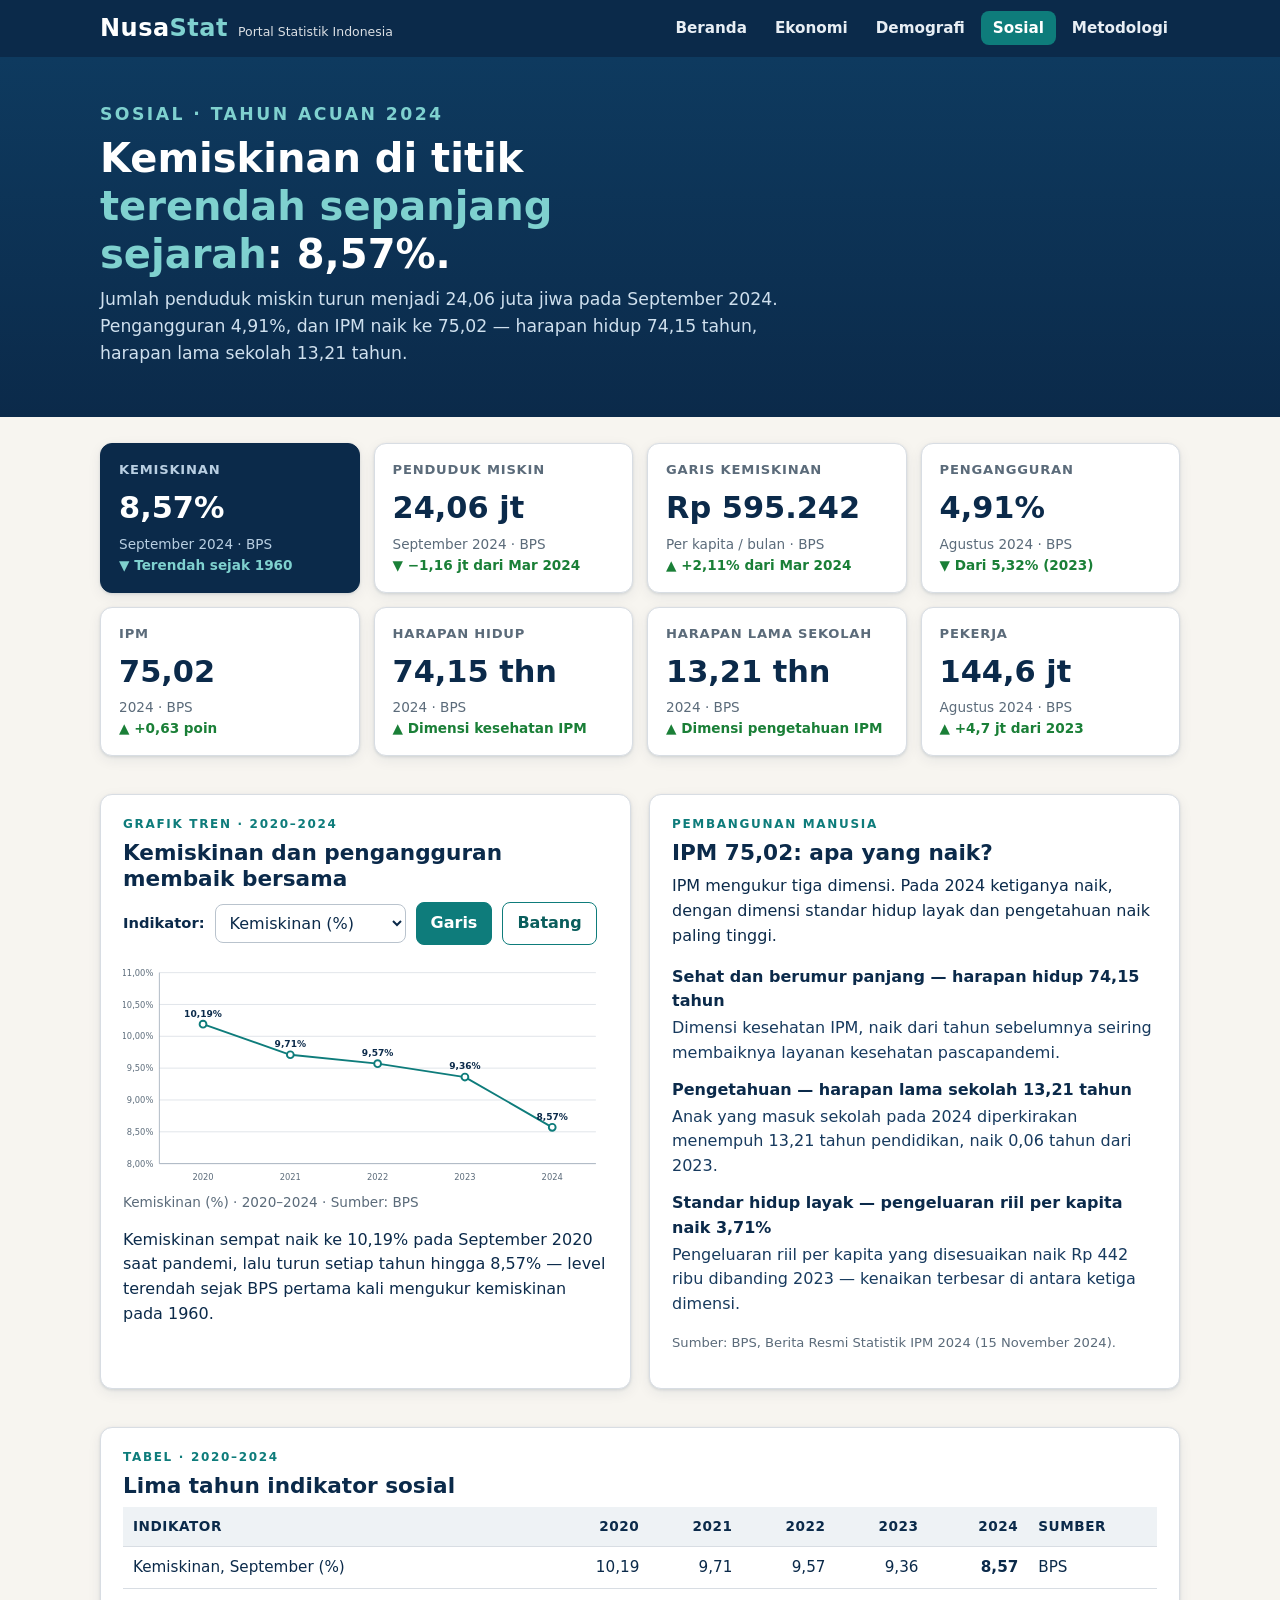
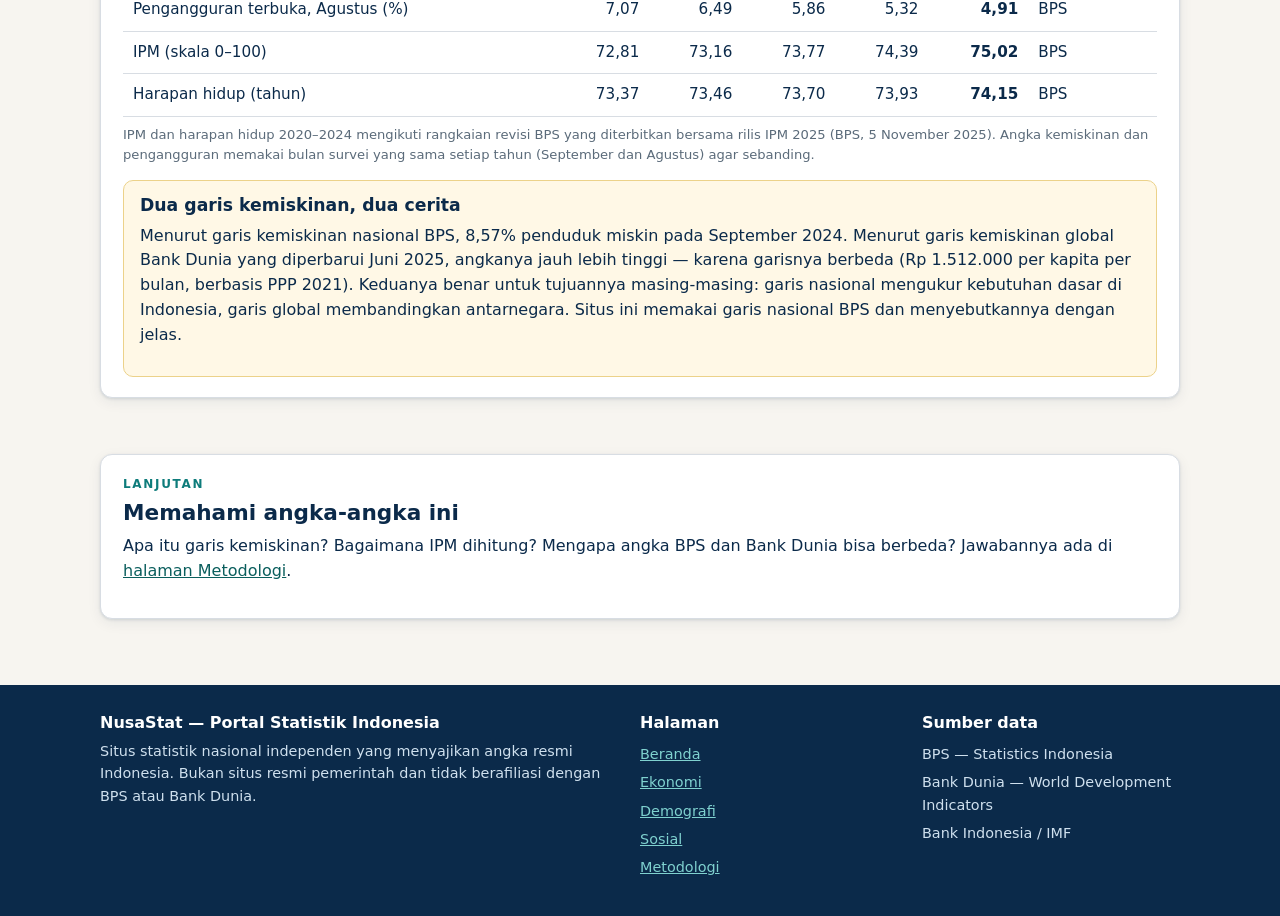
<file: app/sosial.html>
<!DOCTYPE html>
<html lang="id">
<head>
<meta charset="utf-8">
<meta name="viewport" content="width=device-width, initial-scale=1">
<title>Sosial — NusaStat · Statistik Indonesia 2024</title>
<meta name="description" content="Sosial Indonesia 2024: kemiskinan 8,57%, pengangguran 4,91%, IPM 75,02, harapan hidup 74,15 tahun. Tren 2020–2024 dari BPS.">
<link rel="icon" href="favicon.svg" type="image/svg+xml">
<link rel="stylesheet" href="style.css">
</head>
<body>
<a class="skip" href="#main">Lewati ke konten utama</a>
<header class="topbar">
  <div class="wrap">
    <a class="brand" href="index.html"><b>Nusa<span>Stat</span></b><small>Portal Statistik Indonesia</small></a>
    <button id="nav-toggle" aria-expanded="false" aria-controls="site-nav" aria-label="Buka menu">☰ Menu</button>
    <nav id="site-nav" aria-label="Navigasi utama">
      <ul>
        <li><a href="index.html">Beranda</a></li>
        <li><a href="ekonomi.html">Ekonomi</a></li>
        <li><a href="demografi.html">Demografi</a></li>
        <li><a href="sosial.html" aria-current="page">Sosial</a></li>
        <li><a href="metodologi.html">Metodologi</a></li>
      </ul>
    </nav>
  </div>
</header>

<section class="hero">
  <div class="wrap">
    <p class="eyebrow" style="color:#7fd1cf">Sosial · Tahun acuan 2024</p>
    <h1>Kemiskinan di titik <em>terendah sepanjang sejarah</em>: 8,57%.</h1>
    <p>Jumlah penduduk miskin turun menjadi 24,06 juta jiwa pada September 2024. Pengangguran 4,91%, dan IPM naik ke 75,02 — harapan hidup 74,15 tahun, harapan lama sekolah 13,21 tahun.</p>
  </div>
</section>

<main id="main" class="wrap">
  <div class="kpis" role="list" aria-label="Indikator sosial 2024">
    <div class="kpi accent" role="listitem"><div class="k-label">Kemiskinan</div><div class="k-value">8,57%</div><div class="k-note">September 2024 · BPS</div><div class="k-delta">▼ Terendah sejak 1960</div></div>
    <div class="kpi" role="listitem"><div class="k-label">Penduduk miskin</div><div class="k-value">24,06 jt</div><div class="k-note">September 2024 · BPS</div><div class="k-delta">▼ −1,16 jt dari Mar 2024</div></div>
    <div class="kpi" role="listitem"><div class="k-label">Garis kemiskinan</div><div class="k-value">Rp 595.242</div><div class="k-note">Per kapita / bulan · BPS</div><div class="k-delta">▲ +2,11% dari Mar 2024</div></div>
    <div class="kpi" role="listitem"><div class="k-label">Pengangguran</div><div class="k-value">4,91%</div><div class="k-note">Agustus 2024 · BPS</div><div class="k-delta">▼ Dari 5,32% (2023)</div></div>
    <div class="kpi" role="listitem"><div class="k-label">IPM</div><div class="k-value">75,02</div><div class="k-note">2024 · BPS</div><div class="k-delta">▲ +0,63 poin</div></div>
    <div class="kpi" role="listitem"><div class="k-label">Harapan hidup</div><div class="k-value">74,15 thn</div><div class="k-note">2024 · BPS</div><div class="k-delta">▲ Dimensi kesehatan IPM</div></div>
    <div class="kpi" role="listitem"><div class="k-label">Harapan lama sekolah</div><div class="k-value">13,21 thn</div><div class="k-note">2024 · BPS</div><div class="k-delta">▲ Dimensi pengetahuan IPM</div></div>
    <div class="kpi" role="listitem"><div class="k-label">Pekerja</div><div class="k-value">144,6 jt</div><div class="k-note">Agustus 2024 · BPS</div><div class="k-delta">▲ +4,7 jt dari 2023</div></div>
  </div>

  <section class="block" aria-labelledby="tren-sos">
    <div class="grid2">
      <div class="card" data-trend-host="sos-trend">
        <p class="eyebrow">Grafik tren · 2020–2024</p>
        <h2 id="tren-sos">Kemiskinan dan pengangguran membaik bersama</h2>
        <div class="controls">
          <label for="metric-sos">Indikator:</label>
          <select id="metric-sos" data-metric-for="sos-trend">
            <option value="poverty" selected>Kemiskinan (%)</option>
            <option value="unemployment">Pengangguran (%)</option>
          </select>
          <button class="btn active" data-kind-for="sos-trend" data-kind="line">Garis</button>
          <button class="btn" data-kind-for="sos-trend" data-kind="bar">Batang</button>
        </div>
        <div class="chart-box" id="sos-trend"></div>
        <p class="caption" id="sos-trend-cap"></p>
        <p>Kemiskinan sempat naik ke 10,19% pada September 2020 saat pandemi, lalu turun setiap tahun hingga 8,57% — level terendah sejak BPS pertama kali mengukur kemiskinan pada 1960.</p>
      </div>
      <div class="card">
        <p class="eyebrow">Pembangunan manusia</p>
        <h2>IPM 75,02: apa yang naik?</h2>
        <p>IPM mengukur tiga dimensi. Pada 2024 ketiganya naik, dengan dimensi standar hidup layak dan pengetahuan naik paling tinggi.</p>
        <dl class="defs">
          <dt>Sehat dan berumur panjang — harapan hidup 74,15 tahun</dt>
          <dd>Dimensi kesehatan IPM, naik dari tahun sebelumnya seiring membaiknya layanan kesehatan pascapandemi.</dd>
          <dt>Pengetahuan — harapan lama sekolah 13,21 tahun</dt>
          <dd>Anak yang masuk sekolah pada 2024 diperkirakan menempuh 13,21 tahun pendidikan, naik 0,06 tahun dari 2023.</dd>
          <dt>Standar hidup layak — pengeluaran riil per kapita naik 3,71%</dt>
          <dd>Pengeluaran riil per kapita yang disesuaikan naik Rp 442 ribu dibanding 2023 — kenaikan terbesar di antara ketiga dimensi.</dd>
        </dl>
        <p class="source">Sumber: BPS, Berita Resmi Statistik IPM 2024 (15 November 2024).</p>
      </div>
    </div>
  </section>

  <section class="block" aria-labelledby="tabel-sos">
    <div class="card">
      <p class="eyebrow">Tabel · 2020–2024</p>
      <h2 id="tabel-sos">Lima tahun indikator sosial</h2>
      <div class="table-wrap">
        <table class="data" aria-label="Tabel indikator sosial 2020-2024">
          <thead><tr><th>Indikator</th><th class="num">2020</th><th class="num">2021</th><th class="num">2022</th><th class="num">2023</th><th class="num">2024</th><th>Sumber</th></tr></thead>
          <tbody>
            <tr><td>Kemiskinan, September (%)</td><td class="num">10,19</td><td class="num">9,71</td><td class="num">9,57</td><td class="num">9,36</td><td class="num"><strong>8,57</strong></td><td>BPS</td></tr>
            <tr><td>Pengangguran terbuka, Agustus (%)</td><td class="num">7,07</td><td class="num">6,49</td><td class="num">5,86</td><td class="num">5,32</td><td class="num"><strong>4,91</strong></td><td>BPS</td></tr>
            <tr><td>IPM (skala 0–100)</td><td class="num">72,81</td><td class="num">73,16</td><td class="num">73,77</td><td class="num">74,39</td><td class="num"><strong>75,02</strong></td><td>BPS</td></tr>
            <tr><td>Harapan hidup (tahun)</td><td class="num">73,37</td><td class="num">73,46</td><td class="num">73,70</td><td class="num">73,93</td><td class="num"><strong>74,15</strong></td><td>BPS</td></tr>
          </tbody>
        </table>
      </div>
      <p class="source">IPM dan harapan hidup 2020–2024 mengikuti rangkaian revisi BPS yang diterbitkan bersama rilis IPM 2025 (BPS, 5 November 2025). Angka kemiskinan dan pengangguran memakai bulan survei yang sama setiap tahun (September dan Agustus) agar sebanding.</p>
      <div class="note-box">
        <h3>Dua garis kemiskinan, dua cerita</h3>
        <p>Menurut garis kemiskinan nasional BPS, 8,57% penduduk miskin pada September 2024. Menurut garis kemiskinan global Bank Dunia yang diperbarui Juni 2025, angkanya jauh lebih tinggi — karena garisnya berbeda (Rp 1.512.000 per kapita per bulan, berbasis PPP 2021). Keduanya benar untuk tujuannya masing-masing: garis nasional mengukur kebutuhan dasar di Indonesia, garis global membandingkan antarnegara. Situs ini memakai garis nasional BPS dan menyebutkannya dengan jelas.</p>
      </div>
    </div>
  </section>

  <section class="block">
    <div class="card">
      <p class="eyebrow">Lanjutan</p>
      <h2>Memahami angka-angka ini</h2>
      <p>Apa itu garis kemiskinan? Bagaimana IPM dihitung? Mengapa angka BPS dan Bank Dunia bisa berbeda? Jawabannya ada di <a href="metodologi.html">halaman Metodologi</a>.</p>
    </div>
  </section>
</main>

<footer class="site">
  <div class="wrap cols">
    <div>
      <h3>NusaStat — Portal Statistik Indonesia</h3>
      <p>Situs statistik nasional independen yang menyajikan angka resmi Indonesia. Bukan situs resmi pemerintah dan tidak berafiliasi dengan BPS atau Bank Dunia.</p>
    </div>
    <div>
      <h3>Halaman</h3>
      <ul>
        <li><a href="index.html">Beranda</a></li>
        <li><a href="ekonomi.html">Ekonomi</a></li>
        <li><a href="demografi.html">Demografi</a></li>
        <li><a href="sosial.html">Sosial</a></li>
        <li><a href="metodologi.html">Metodologi</a></li>
      </ul>
    </div>
    <div>
      <h3>Sumber data</h3>
      <ul>
        <li>BPS — Statistics Indonesia</li>
        <li>Bank Dunia — World Development Indicators</li>
        <li>Bank Indonesia / IMF</li>
      </ul>
    </div>
  </div>
</footer>
<script type="module" src="main.js"></script>
</body>
</html>
</file>
<file: app/style.css>
/* NusaStat — visual system. System fonts only (the site works fully
   offline); deep-navy + teal on warm paper, like a printed statistical
   yearbook brought to the web. */
:root {
  --ink: #0b2a4a;
  --ink-soft: #173a5e;
  --teal: #0e7c7b;
  --teal-dark: #0a5e5d;
  --gold: #c98a1b;
  --paper: #f7f5f0;
  --card: #ffffff;
  --line: #d8dde3;
  --muted: #5b6b7a;
  --good: #1a7f37;
  --radius: 12px;
  --shadow: 0 1px 3px rgba(11, 42, 74, 0.12), 0 4px 14px rgba(11, 42, 74, 0.07);
}
* { box-sizing: border-box; }
html { scroll-behavior: smooth; }
body {
  margin: 0;
  font-family: "Segoe UI", system-ui, -apple-system, "Helvetica Neue", Arial, sans-serif;
  color: var(--ink);
  background: var(--paper);
  line-height: 1.55;
  font-size: 16px;
}
a { color: var(--teal-dark); }
a:hover { color: var(--teal); }
h1, h2, h3 { line-height: 1.2; margin: 0 0 0.5rem; }
p { margin: 0 0 0.9rem; }
.num { font-variant-numeric: tabular-nums; text-align: right; }
.wrap { max-width: 1120px; margin: 0 auto; padding: 0 20px; }
.lede { font-size: 1.12rem; color: var(--ink-soft); max-width: 62ch; }
.eyebrow { text-transform: uppercase; letter-spacing: 0.14em; font-size: 0.75rem; font-weight: 700; color: var(--teal); margin: 0 0 0.4rem; }
.source { font-size: 0.82rem; color: var(--muted); margin-top: 0.5rem; }
.skip { position: absolute; left: -999px; }
.skip:focus { left: 12px; top: 12px; background: #fff; padding: 8px 12px; z-index: 99; }

/* Header */
.topbar { background: var(--ink); color: #fff; }
.topbar .wrap { display: flex; align-items: center; gap: 16px; padding-top: 10px; padding-bottom: 10px; flex-wrap: wrap; }
.brand { display: flex; align-items: baseline; gap: 10px; text-decoration: none; color: #fff; }
.brand b { font-size: 1.5rem; letter-spacing: 0.02em; }
.brand b span { color: #7fd1cf; }
.brand small { font-size: 0.78rem; opacity: 0.85; }
#nav-toggle { display: none; margin-left: auto; background: transparent; border: 1px solid rgba(255,255,255,0.5); color: #fff; border-radius: 8px; padding: 6px 10px; font-size: 1rem; cursor: pointer; }
#site-nav { margin-left: auto; }
#site-nav ul { display: flex; gap: 4px; list-style: none; margin: 0; padding: 0; flex-wrap: wrap; }
#site-nav a { color: #e8eef4; text-decoration: none; padding: 8px 12px; border-radius: 8px; font-weight: 600; font-size: 0.95rem; }
#site-nav a:hover { background: rgba(255,255,255,0.12); color: #fff; }
#site-nav a[aria-current="page"] { background: var(--teal); color: #fff; }

/* Hero */
.hero { background: linear-gradient(180deg, #0e3a5f 0%, var(--ink) 100%); color: #fff; padding: 44px 0 36px; }
.hero h1 { font-size: 2.5rem; max-width: 18ch; }
.hero h1 em { color: #7fd1cf; font-style: normal; }
.hero p { color: #cfe0ee; max-width: 64ch; font-size: 1.08rem; }
.hero .meta { display: flex; gap: 18px; flex-wrap: wrap; margin-top: 18px; font-size: 0.85rem; color: #9db8cc; }
.hero .meta b { color: #fff; }

/* KPI grid */
.kpis { display: grid; grid-template-columns: repeat(4, 1fr); gap: 14px; margin: 26px 0 8px; }
.kpi { background: var(--card); border: 1px solid var(--line); border-radius: var(--radius); box-shadow: var(--shadow); padding: 16px 18px; }
.kpi .k-label { font-size: 0.82rem; font-weight: 700; text-transform: uppercase; letter-spacing: 0.06em; color: var(--muted); }
.kpi .k-value { font-size: 1.9rem; font-weight: 800; margin: 4px 0 2px; font-variant-numeric: tabular-nums; }
.kpi .k-note { font-size: 0.85rem; color: var(--muted); }
.kpi .k-delta { font-size: 0.85rem; color: var(--good); font-weight: 700; }
.kpi.accent { background: var(--ink); color: #fff; border-color: var(--ink); }
.kpi.accent .k-label, .kpi.accent .k-note { color: #b9cfe2; }
.kpi.accent .k-delta { color: #7fd1cf; }

/* Sections & cards */
section.block { padding: 30px 0 8px; }
.card { background: var(--card); border: 1px solid var(--line); border-radius: var(--radius); box-shadow: var(--shadow); padding: 20px 22px; margin-bottom: 18px; }
.card h2 { font-size: 1.35rem; }
.card h3 { font-size: 1.08rem; margin-top: 0.4rem; }
.grid2 { display: grid; grid-template-columns: 1fr 1fr; gap: 18px; }
.grid2 .card { margin-bottom: 0; }
.chart-box { margin-top: 8px; }
.chart-box svg { display: block; }
.caption { font-size: 0.85rem; color: var(--muted); margin-top: 6px; }

/* Controls */
.controls { display: flex; gap: 10px; flex-wrap: wrap; align-items: center; margin: 10px 0 14px; }
.controls label { font-weight: 700; font-size: 0.92rem; }
select, input[type="search"], input[type="text"] { font: inherit; padding: 8px 10px; border: 1px solid #b9c3cd; border-radius: 8px; background: #fff; color: var(--ink); }
select:focus, input:focus { outline: 2px solid var(--teal); outline-offset: 1px; }
.btn { font: inherit; font-weight: 700; padding: 8px 14px; border-radius: 8px; border: 1px solid var(--teal); background: #fff; color: var(--teal-dark); cursor: pointer; }
.btn.active, .btn:hover { background: var(--teal); color: #fff; }
.chip-row { display: flex; gap: 8px; flex-wrap: wrap; }
.chip { font: inherit; font-size: 0.9rem; padding: 6px 12px; border-radius: 999px; border: 1px solid #b9c3cd; background: #fff; cursor: pointer; }
.chip.active { background: var(--ink); color: #fff; border-color: var(--ink); }

/* Year explorer strip */
.explorer { display: grid; grid-template-columns: repeat(4, 1fr); gap: 12px; }
.explorer .cell { border-top: 3px solid var(--teal); padding-top: 8px; }
.explorer .cell .v { font-size: 1.55rem; font-weight: 800; font-variant-numeric: tabular-nums; }
.explorer .cell .l { font-size: 0.86rem; color: var(--muted); }

/* Tables */
.table-wrap { overflow-x: auto; }
table.data { width: 100%; border-collapse: collapse; font-size: 0.95rem; }
table.data th, table.data td { padding: 9px 10px; border-bottom: 1px solid var(--line); text-align: left; }
table.data th { background: #eef2f5; font-size: 0.85rem; text-transform: uppercase; letter-spacing: 0.04em; }
table.data th[data-sort] { cursor: pointer; }
table.data th[data-sort]:hover { background: #dde7ee; }
table.data th.sorted::after { content: " ↕"; }
table.data tr:hover td { background: #f2f7f8; }
table.data td.num, table.data th.num { text-align: right; font-variant-numeric: tabular-nums; }

/* Releases + facts */
.release-list { list-style: none; margin: 0; padding: 0; }
.release-list li { display: flex; gap: 14px; padding: 12px 2px; border-bottom: 1px solid var(--line); }
.release-list li:last-child { border-bottom: 0; }
.release-list .d { flex: 0 0 92px; font-weight: 700; color: var(--teal-dark); font-size: 0.9rem; }
.tag { display: inline-block; font-size: 0.75rem; font-weight: 700; background: #e3f0ef; color: var(--teal-dark); border-radius: 999px; padding: 2px 9px; margin-left: 8px; vertical-align: middle; }
.fact-grid { display: grid; grid-template-columns: repeat(3, 1fr); gap: 12px; }
.fact { border: 1px solid var(--line); border-radius: 10px; padding: 12px 14px; background: #fbfaf7; }
.fact .f-label { font-size: 0.82rem; color: var(--muted); font-weight: 700; text-transform: uppercase; letter-spacing: 0.05em; }
.fact .f-value { font-size: 1.15rem; font-weight: 800; margin-top: 2px; }
.fact .f-src { font-size: 0.8rem; color: var(--muted); }

/* Donut layout */
.donut-row { display: flex; gap: 26px; align-items: center; flex-wrap: wrap; }
.legend { list-style: none; margin: 0; padding: 0; }
.legend li { display: flex; gap: 10px; align-items: baseline; padding: 5px 0; font-size: 0.98rem; }
.legend .sw { display: inline-block; width: 14px; height: 14px; border-radius: 4px; flex: 0 0 14px; }
.legend b { margin-left: auto; padding-left: 18px; font-variant-numeric: tabular-nums; }

/* Methodology */
.defs dt { font-weight: 800; margin-top: 12px; }
.defs dd { margin: 2px 0 0 0; color: var(--ink-soft); }
.note-box { background: #fff8e6; border: 1px solid #ecd28a; border-radius: 10px; padding: 14px 16px; }
.note-box h3 { margin-top: 0; }

/* Footer */
footer.site { background: var(--ink); color: #cfe0ee; margin-top: 40px; padding: 28px 0 34px; font-size: 0.9rem; }
footer.site a { color: #7fd1cf; }
footer.site .cols { display: grid; grid-template-columns: 2fr 1fr 1fr; gap: 24px; }
footer.site h3 { color: #fff; font-size: 1rem; }
footer.site ul { list-style: none; margin: 0; padding: 0; }
footer.site li { padding: 3px 0; }

/* Responsive */
@media (max-width: 900px) {
  .kpis { grid-template-columns: repeat(2, 1fr); }
  .grid2 { grid-template-columns: 1fr; }
  .explorer { grid-template-columns: repeat(2, 1fr); }
  .fact-grid { grid-template-columns: repeat(2, 1fr); }
  footer.site .cols { grid-template-columns: 1fr 1fr; }
  .hero h1 { font-size: 2rem; }
}
@media (max-width: 640px) {
  #nav-toggle { display: block; }
  #site-nav { display: none; width: 100%; margin-left: 0; }
  #site-nav.open { display: block; }
  #site-nav ul { flex-direction: column; gap: 2px; }
  .kpis { grid-template-columns: 1fr 1fr; }
  .kpi .k-value { font-size: 1.45rem; }
  .fact-grid { grid-template-columns: 1fr; }
  .explorer { grid-template-columns: 1fr 1fr; }
  footer.site .cols { grid-template-columns: 1fr; }
  .hero h1 { font-size: 1.7rem; }
  body { font-size: 15px; }
}
</file>
